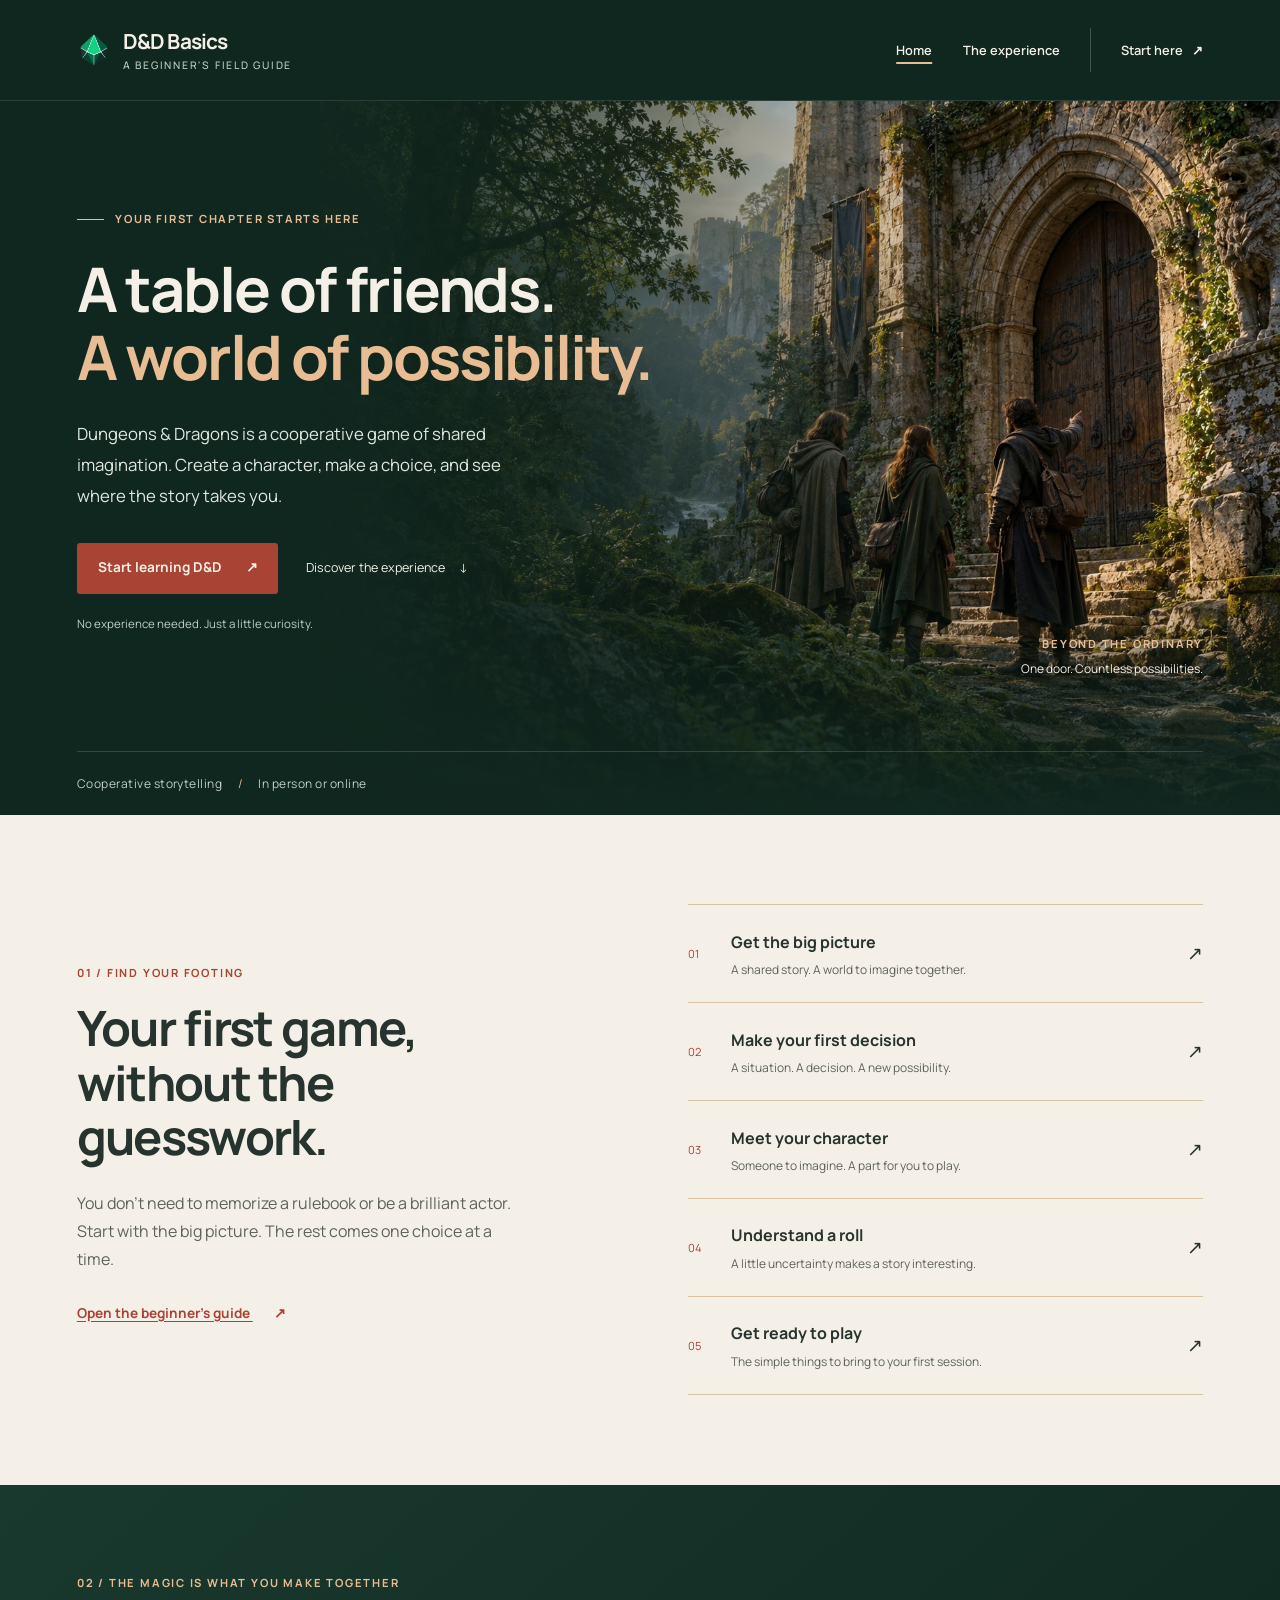
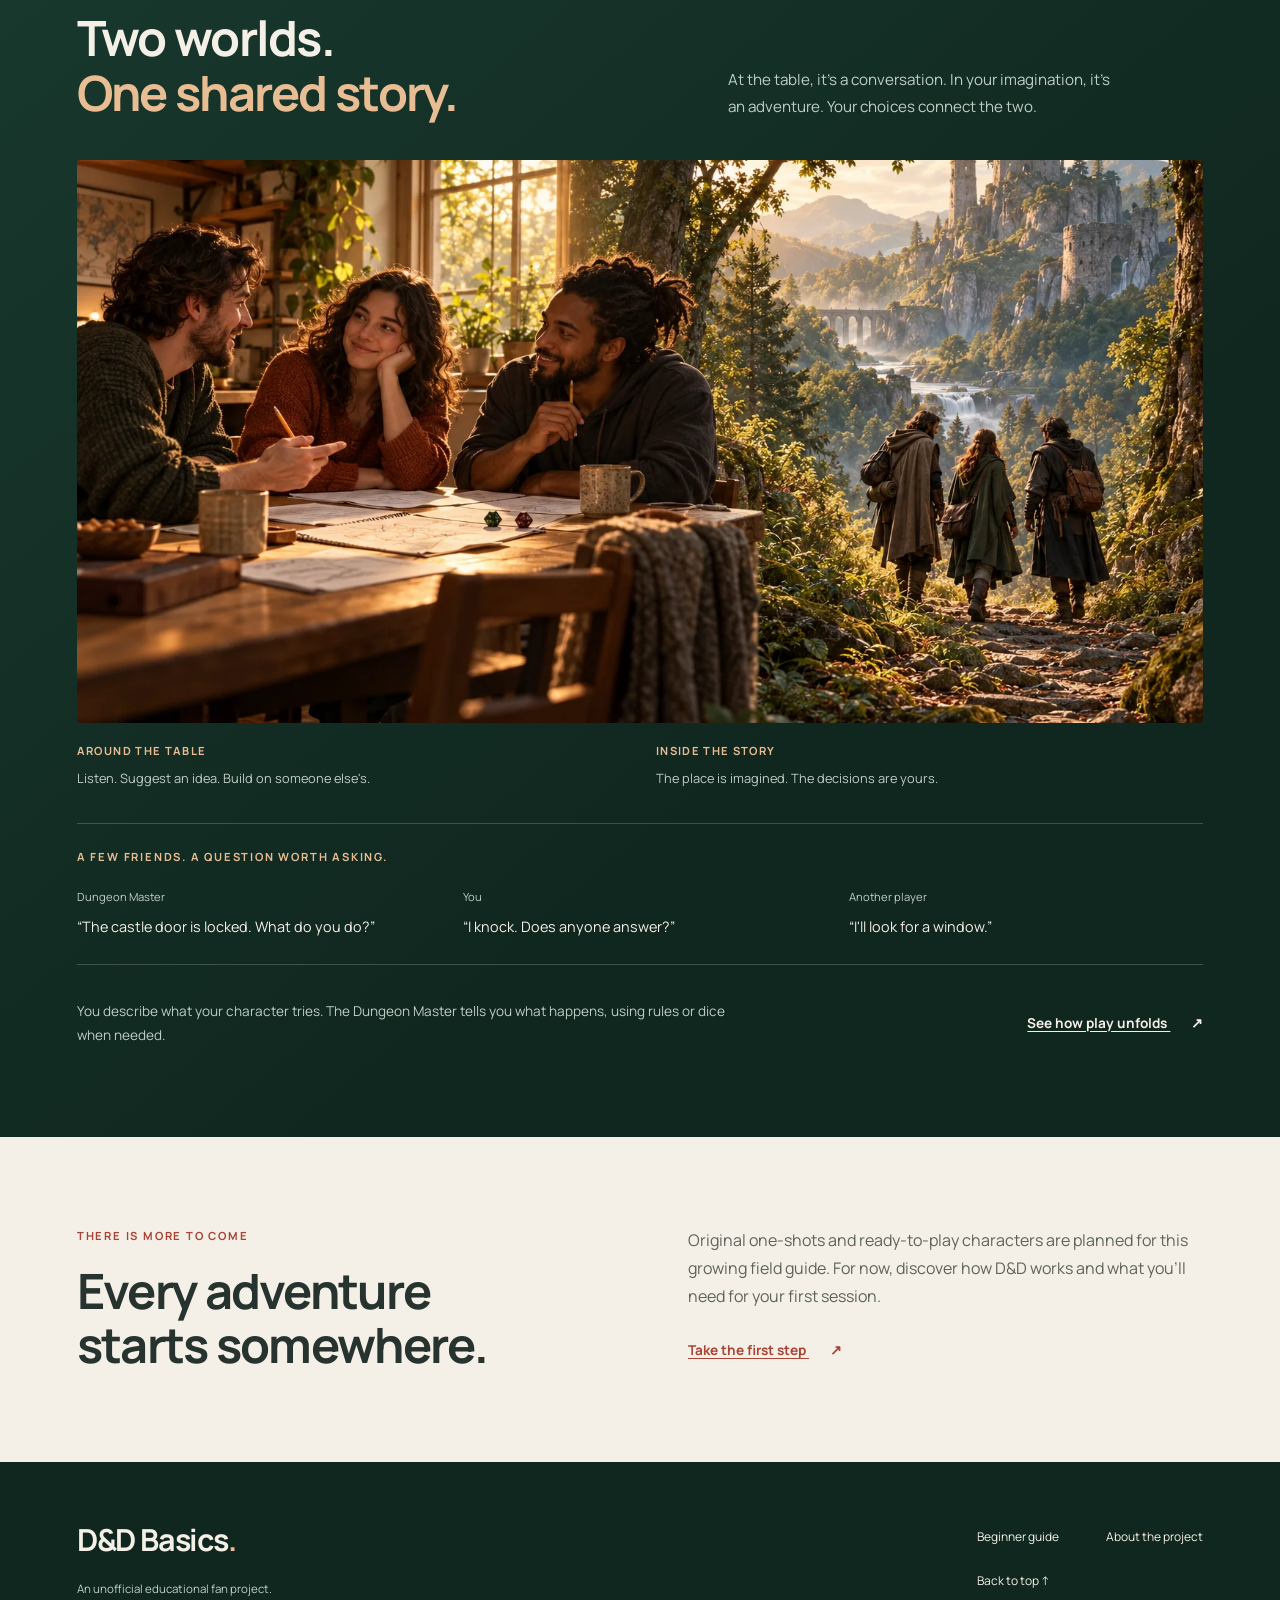
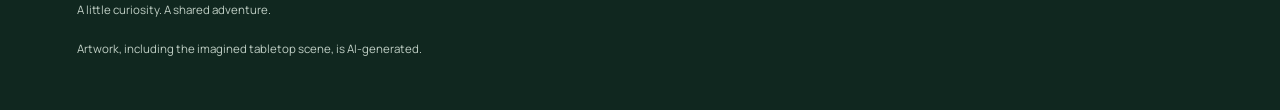
<file: index.html>
<!DOCTYPE html>
<html lang="en">
<head>
  <meta charset="utf-8">
  <meta name="viewport" content="width=device-width, initial-scale=1">
  <meta name="description" content="Your first chapter in Dungeons & Dragons. Discover shared storytelling, understand the basics, and get ready for your first session.">
  <title>D&D Basics — Your First Chapter</title>
  <link rel="preconnect" href="https://fonts.googleapis.com">
  <link rel="preconnect" href="https://fonts.gstatic.com" crossorigin>
  <link href="https://fonts.googleapis.com/css2?family=Manrope:wght@400;500;600;700&display=swap" rel="stylesheet">
  <link rel="stylesheet" href="style.css">
  <link rel="icon" type="image/x-icon" href="images/favicon.ico">
</head>
<body id="top">
  <a class="skip-link" href="#main-content">Skip to content</a>
  <header class="site-header dark-surface">
    <div class="page-width header-inner">
      <a class="site-name" href="index.html">
        <img src="images/favicon.png" alt="" class="site-logo" width="32" height="32">
        <span>D&D Basics<span class="brand-note">A beginner's field guide</span></span>
      </a>
      <nav class="main-nav" aria-label="Main navigation">
        <a href="index.html" aria-current="page">Home</a>
        <a href="index.html#story">The experience</a>
        <a class="nav-start" href="start-here.html">Start here <span aria-hidden="true">↗</span></a>
      </nav>
    </div>
  </header>

  <main id="main-content" tabindex="-1">
    <section class="hero dark-surface" aria-labelledby="hero-heading">
      <div class="hero-art" aria-hidden="true">
        <img src="images/forest-gateway.jpg" width="1536" height="1024" alt="" fetchpriority="high">
      </div>
      <div class="page-width hero-inner">
        <div class="hero-copy">
          <p class="eyebrow"><span class="small-rule" aria-hidden="true"></span> Your first chapter starts here</p>
          <h1 id="hero-heading">A table of friends.<br><em>A world of possibility.</em></h1>
          <p class="hero-description">Dungeons & Dragons is a cooperative game of shared imagination. Create a character, make a choice, and see where the story takes you.</p>
          <div class="hero-actions">
            <a class="button" href="start-here.html">Start learning D&D <span aria-hidden="true">↗</span></a>
            <a class="quiet-link" href="#story">Discover the experience <span aria-hidden="true">↓</span></a>
          </div>
          <p class="hero-reassurance">No experience needed. Just a little curiosity.</p>
        </div>
        <p class="hero-scene-note"><span class="eyebrow">Beyond the ordinary</span>One door. Countless possibilities.</p>
      </div>
      <div class="page-width hero-bottom"><span>Cooperative storytelling <span aria-hidden="true">/</span> In person or online</span></div>
    </section>

    <section id="begin" class="section-space page-width guide-feature" aria-labelledby="guide-feature-heading">
      <div class="feature-intro">
        <p class="eyebrow">01 / Find your footing</p>
        <h2 id="guide-feature-heading">Your first game,<br>without the guesswork.</h2>
        <p>You don't need to memorize a rulebook or be a brilliant actor. Start with the big picture. The rest comes one choice at a time.</p>
        <a class="text-link" href="start-here.html">Open the beginner's guide <span aria-hidden="true">↗</span></a>
      </div>
      <ol class="chapter-list">
        <li>
          <a href="start-here.html#introduction">
            <span class="chapter-number" aria-hidden="true">01</span>
            <span><strong>Get the big picture</strong><span>A shared story. A world to imagine together.</span></span>
            <span class="chapter-arrow" aria-hidden="true">↗</span>
          </a>
        </li>
        <li>
          <a href="start-here.html#how-it-works">
            <span class="chapter-number" aria-hidden="true">02</span>
            <span><strong>Make your first decision</strong><span>A situation. A decision. A new possibility.</span></span>
            <span class="chapter-arrow" aria-hidden="true">↗</span>
          </a>
        </li>
        <li>
          <a href="start-here.html#characters">
            <span class="chapter-number" aria-hidden="true">03</span>
            <span><strong>Meet your character</strong><span>Someone to imagine. A part for you to play.</span></span>
            <span class="chapter-arrow" aria-hidden="true">↗</span>
          </a>
        </li>
        <li>
          <a href="start-here.html#dice">
            <span class="chapter-number" aria-hidden="true">04</span>
            <span><strong>Understand a roll</strong><span>A little uncertainty makes a story interesting.</span></span>
            <span class="chapter-arrow" aria-hidden="true">↗</span>
          </a>
        </li>
        <li>
          <a href="start-here.html#getting-started">
            <span class="chapter-number" aria-hidden="true">05</span>
            <span><strong>Get ready to play</strong><span>The simple things to bring to your first session.</span></span>
            <span class="chapter-arrow" aria-hidden="true">↗</span>
          </a>
        </li>
      </ol>
    </section>

    <section id="story" class="story-section dark-surface section-space" aria-labelledby="story-heading">
      <div class="page-width">
        <div class="section-heading">
          <div><p class="eyebrow">02 / The magic is what you make together</p><h2 id="story-heading">Two worlds.<br><em>One shared story.</em></h2></div>
          <p>At the table, it's a conversation. In your imagination, it's an adventure. Your choices connect the two.</p>
        </div>
        <figure class="story-bridge">
          <img src="images/table-to-story.webp" srcset="images/table-to-story-small.webp 768w, images/table-to-story.webp 1536w" sizes="(max-width: 1363px) 88vw, 1200px" width="1536" height="1024" loading="lazy" alt="An imagined scene connects three friends talking over paper and dice at a kitchen table with three adventurers walking toward a distant castle.">
          <figcaption><span><strong>Around the table</strong>Listen. Suggest an idea. Build on someone else's.</span><span><strong>Inside the story</strong>The place is imagined. The decisions are yours.</span></figcaption>
        </figure>
        <div class="story-conversation">
          <p class="eyebrow">A few friends. A question worth asking.</p>
          <dl>
            <div><dt>Dungeon Master</dt><dd>“The castle door is locked. What do you do?”</dd></div>
            <div><dt>You</dt><dd>“I knock. Does anyone answer?”</dd></div>
            <div><dt>Another player</dt><dd>“I'll look for a window.”</dd></div>
          </dl>
        </div>
        <div class="story-followup"><p>You describe what your character tries. The Dungeon Master tells you what happens, using rules or dice when needed.</p><a class="light-link" href="start-here.html#how-it-works">See how play unfolds <span aria-hidden="true">↗</span></a></div>
      </div>
    </section>

    <section class="section-space page-width next-chapter" aria-labelledby="next-heading">
      <div><p class="eyebrow">There is more to come</p><h2 id="next-heading">Every adventure<br>starts somewhere.</h2></div>
      <div><p>Original one-shots and ready-to-play characters are planned for this growing field guide. For now, discover how D&D works and what you'll need for your first session.</p><a class="text-link" href="start-here.html#getting-started">Take the first step <span aria-hidden="true">↗</span></a></div>
    </section>
  </main>

  <footer class="site-footer dark-surface">
    <div class="page-width footer-inner">
      <div>
        <a class="footer-brand" href="index.html">D&D Basics<span aria-hidden="true">.</span></a>
        <p>An unofficial educational fan project.<br>A little curiosity. A shared adventure.</p>
        <p>Artwork, including the imagined tabletop scene, is AI-generated.</p>
      </div>
      <nav aria-label="Footer navigation"><a href="start-here.html">Beginner guide</a><a href="start-here.html#about">About the project</a><a href="#top">Back to top ↑</a></nav>
    </div>
  </footer>
</body>
</html>
</file>
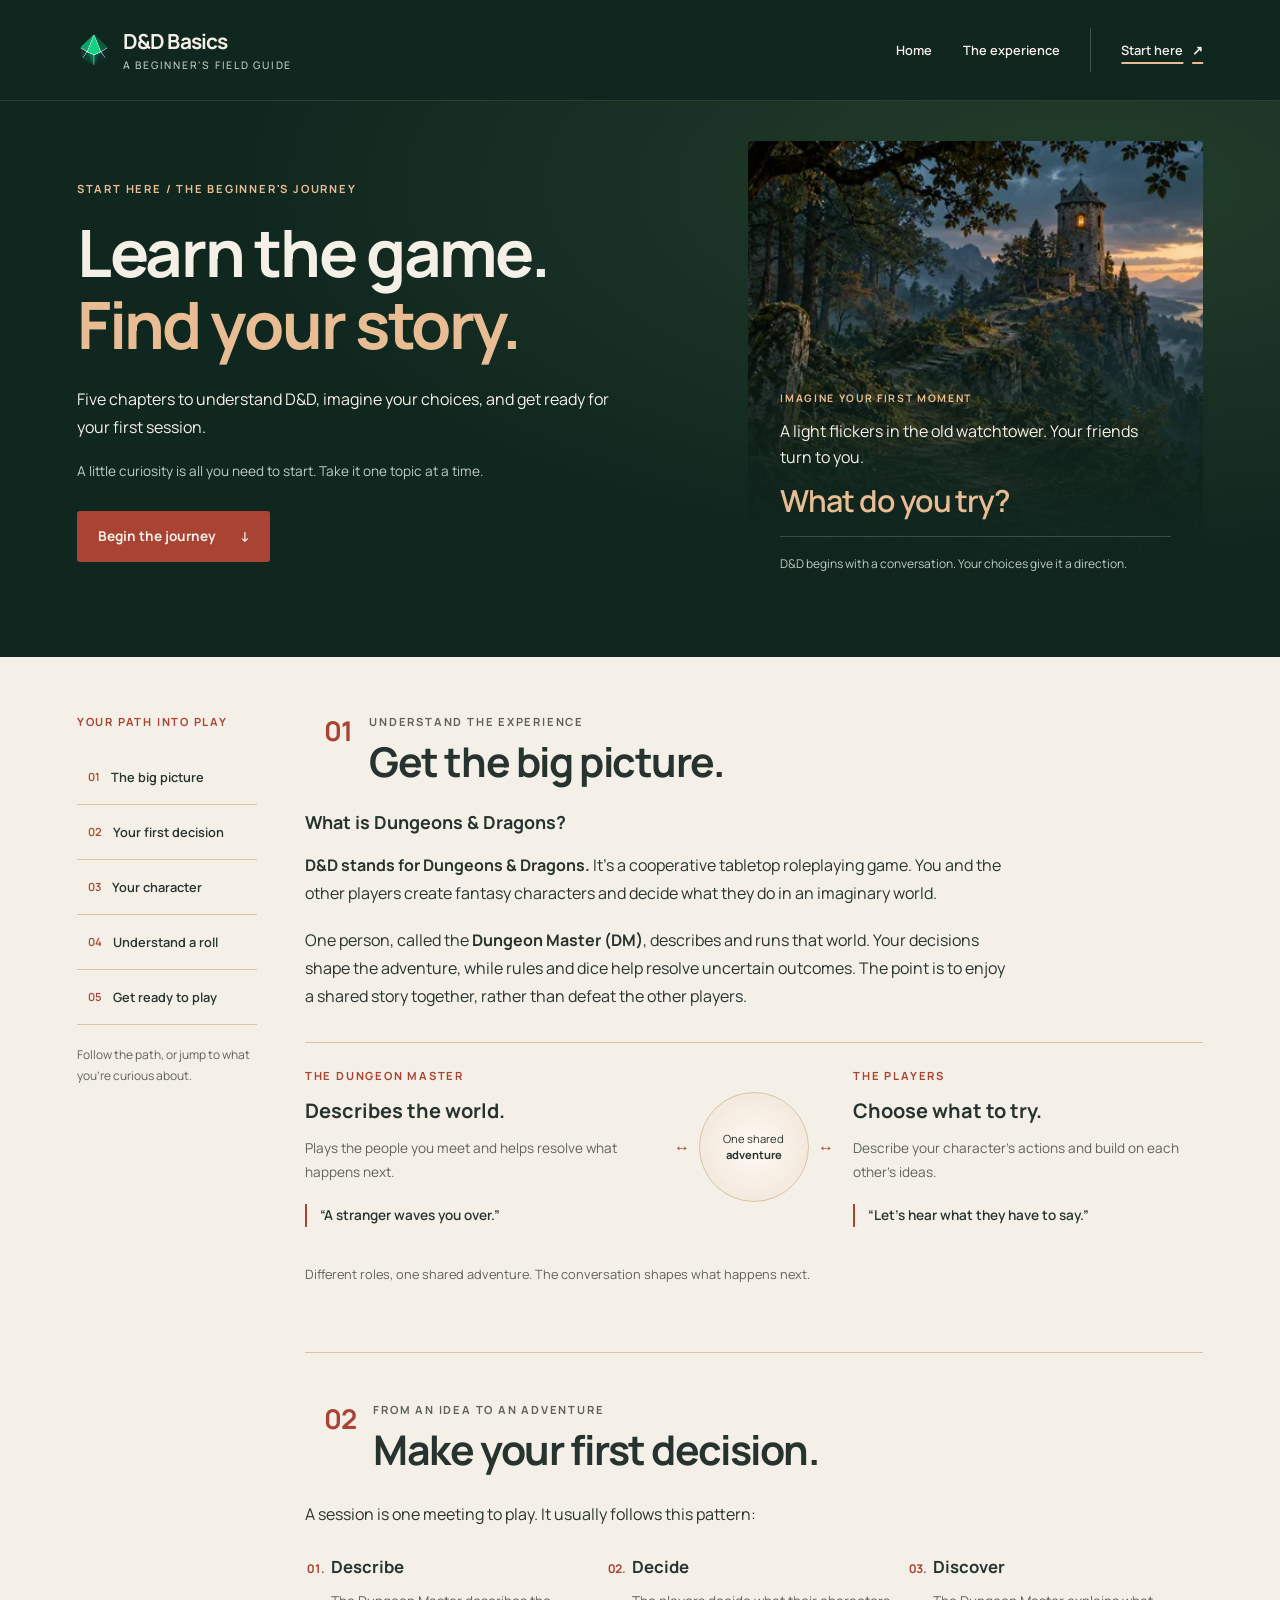
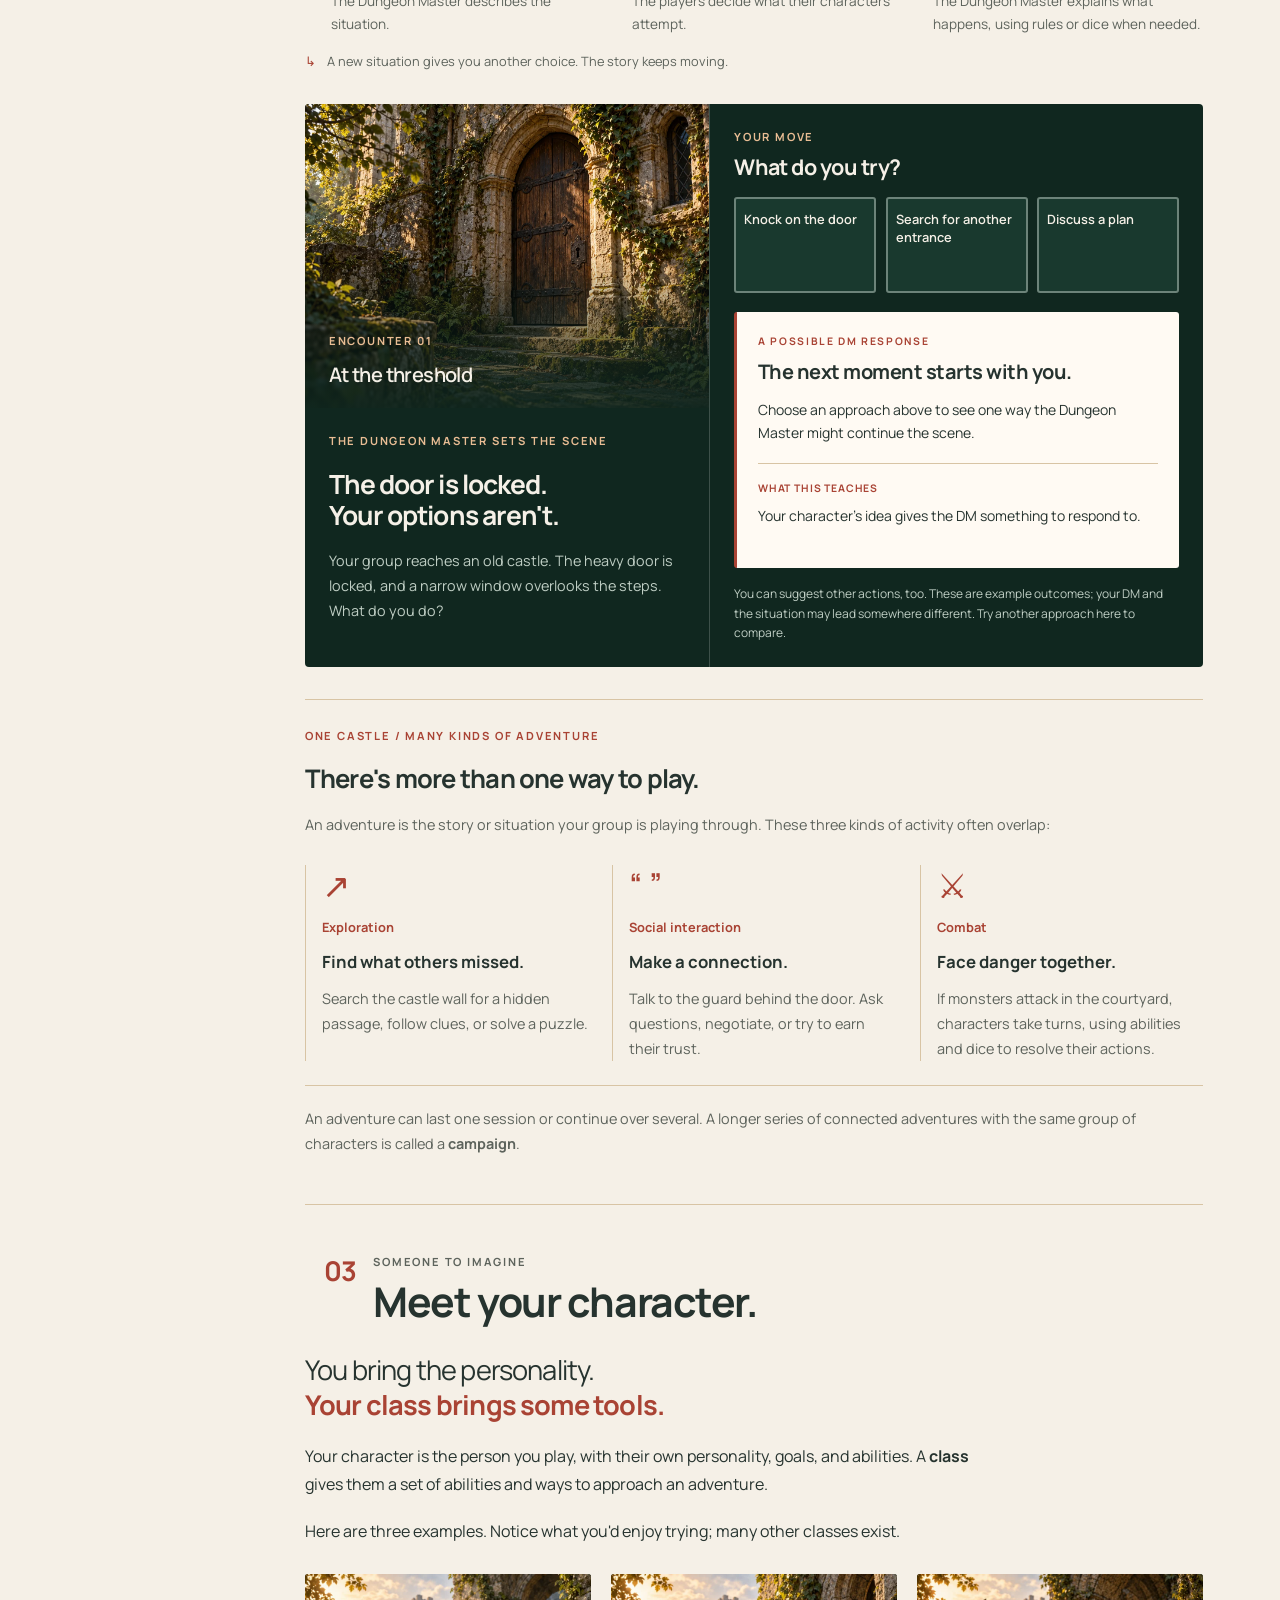
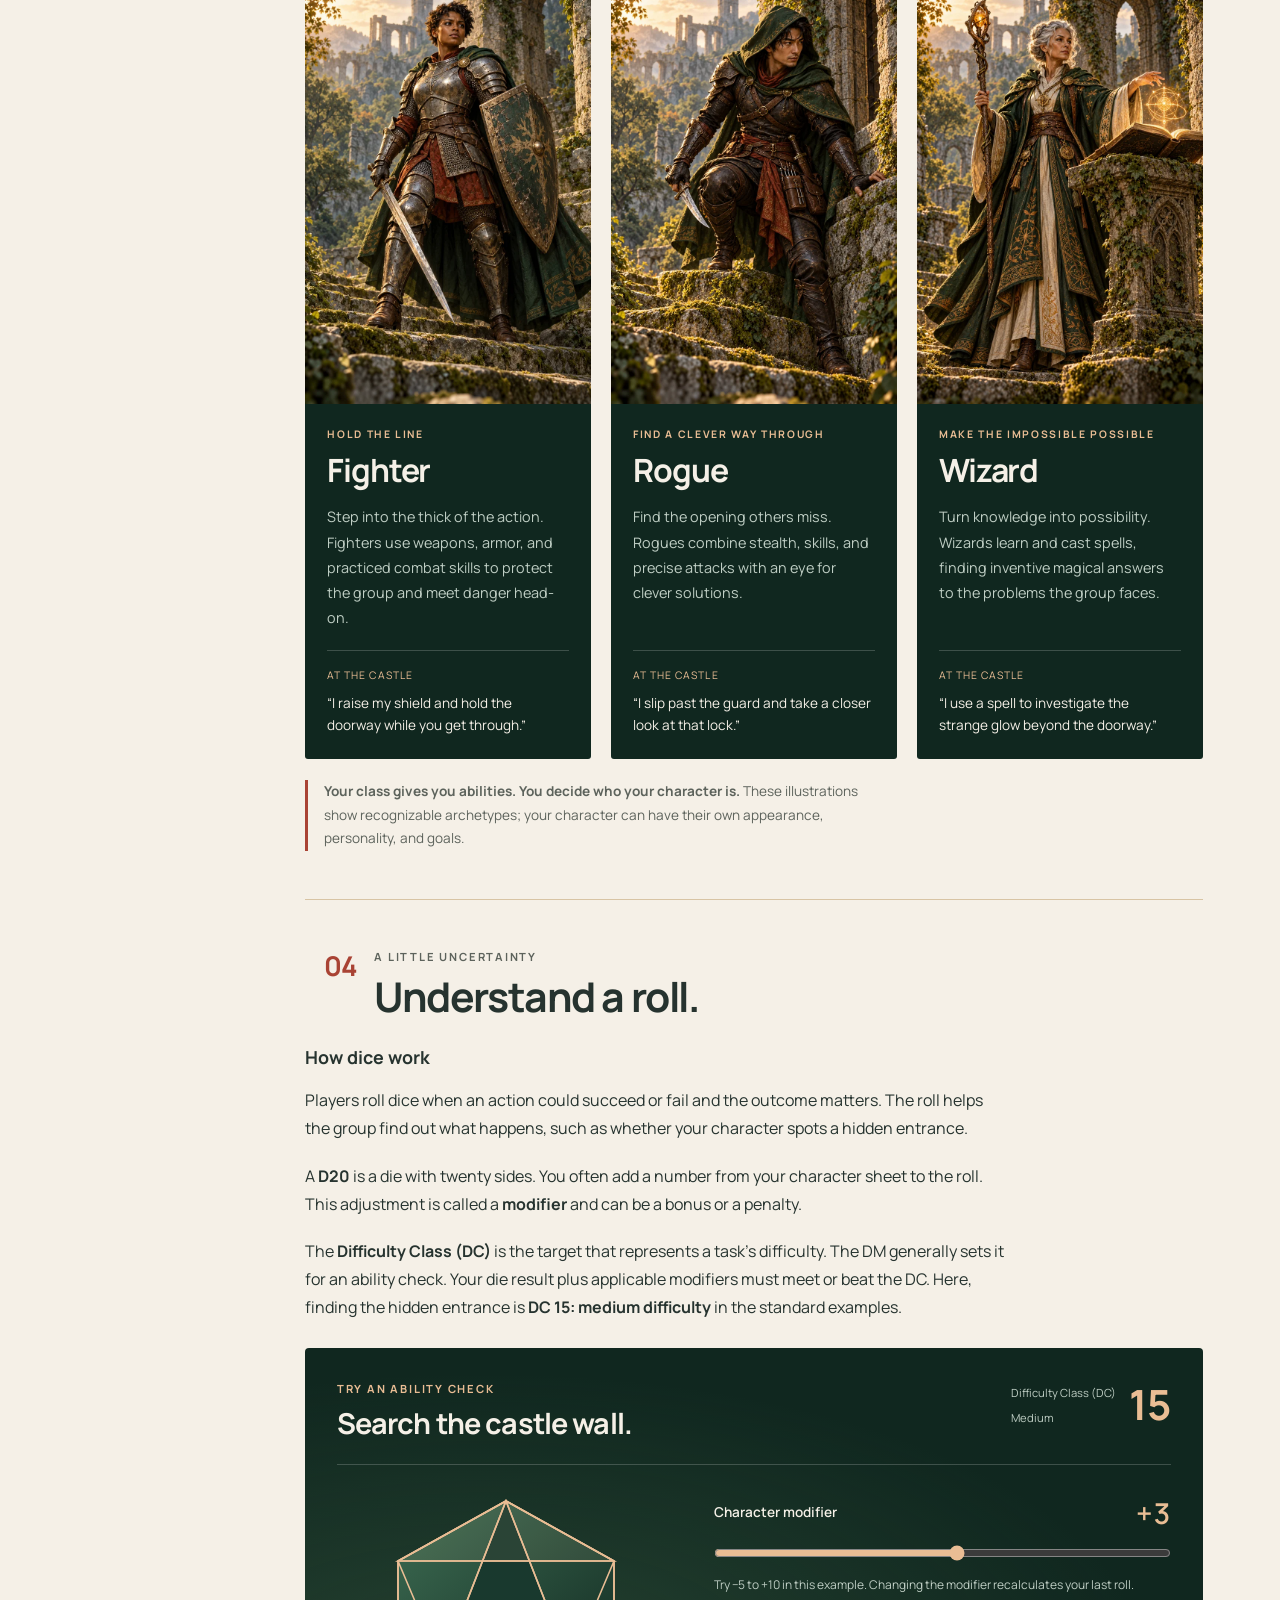
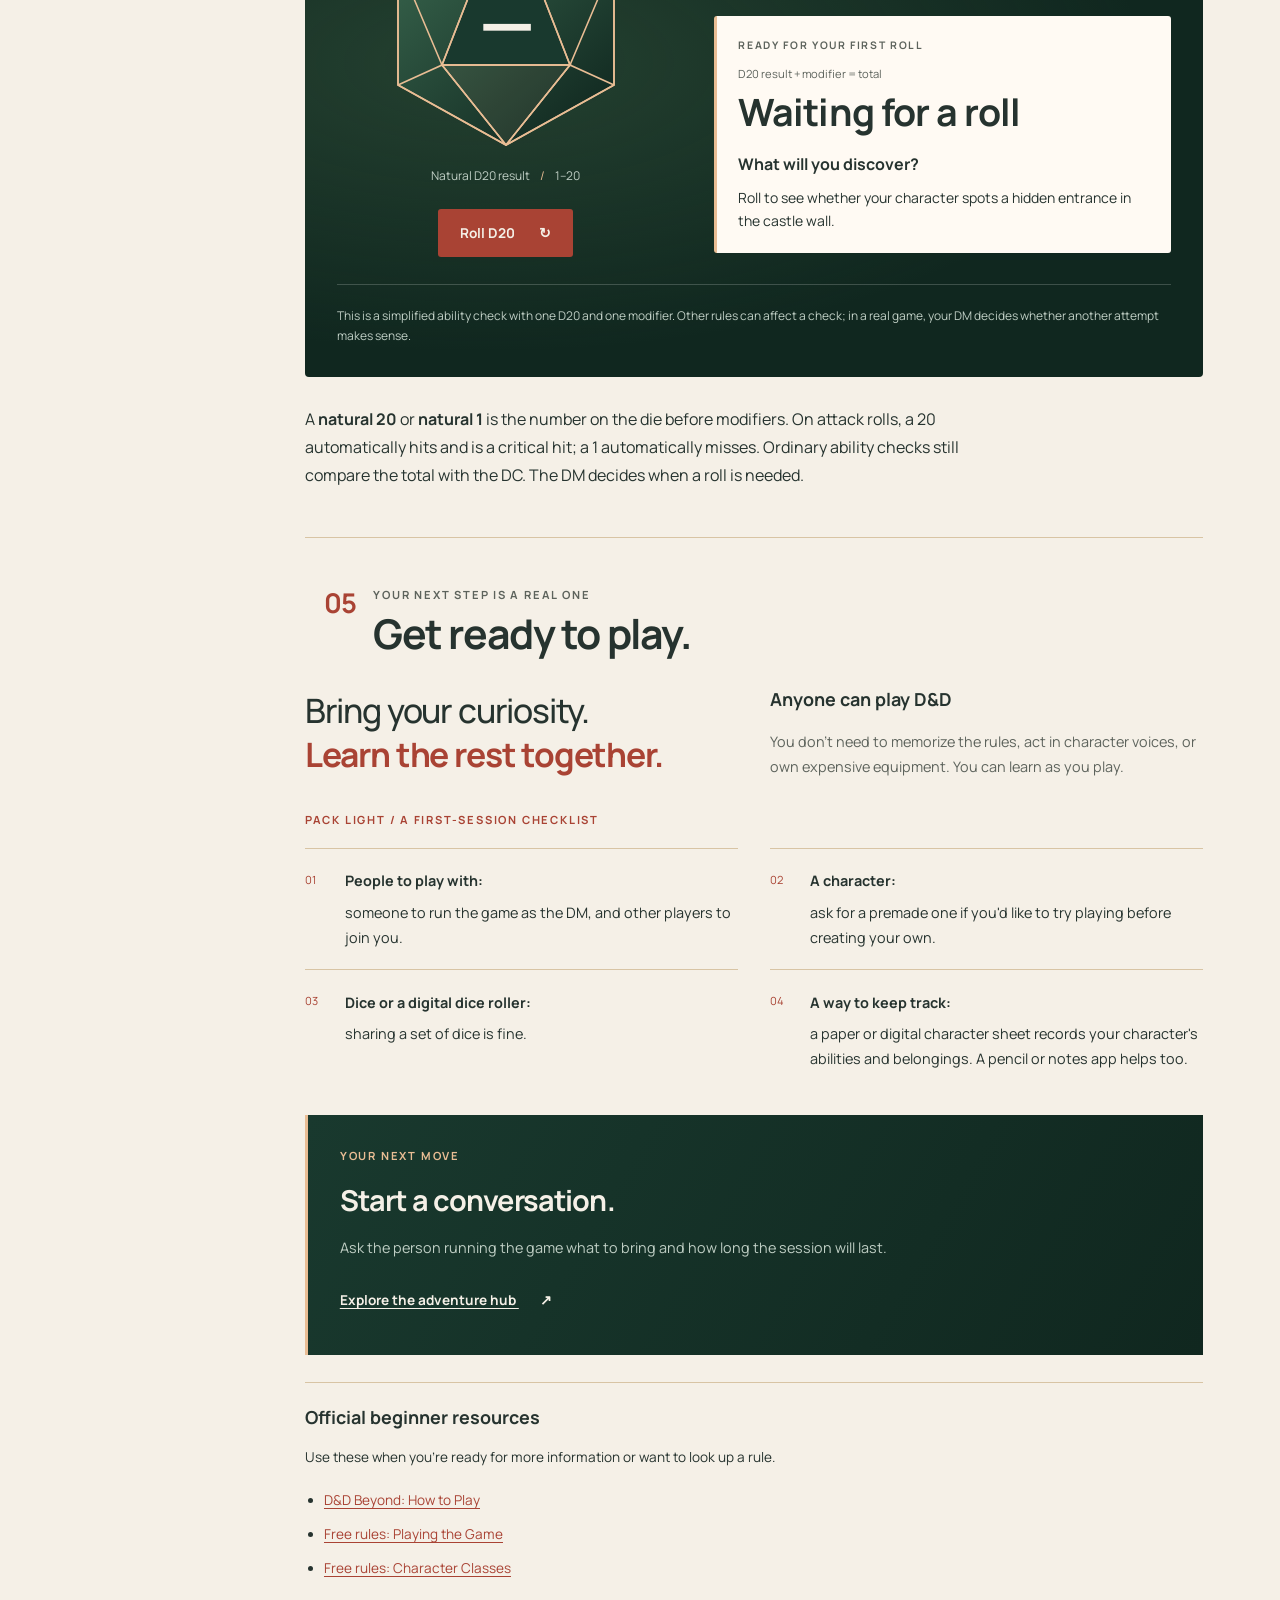
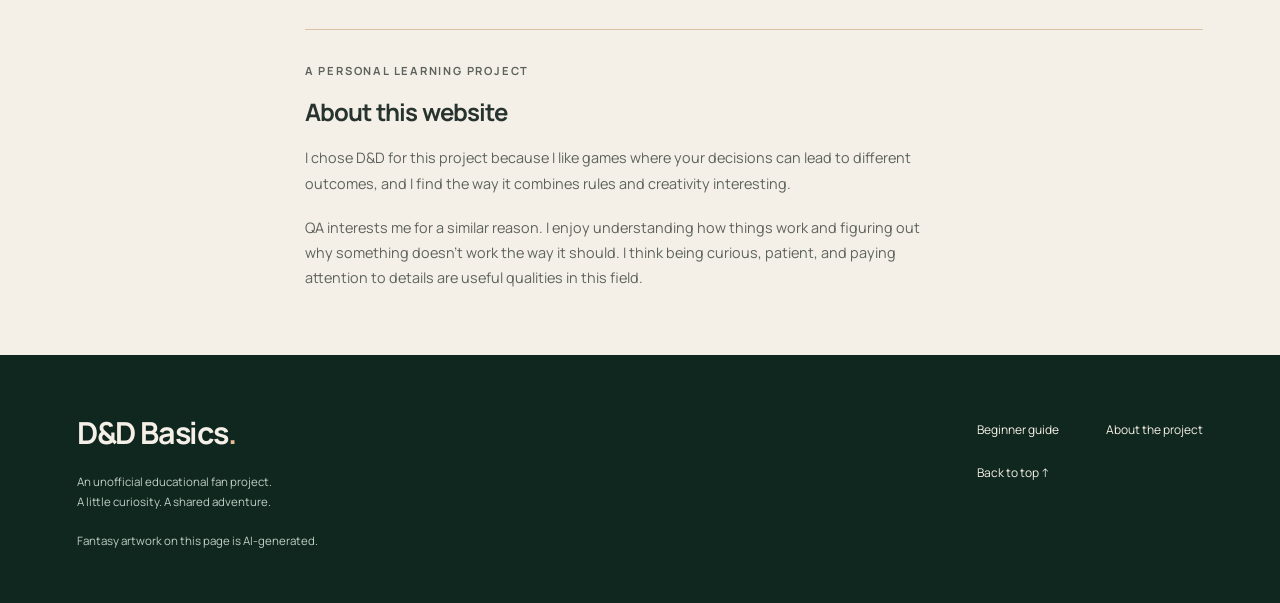
<file: start-here.html>
<!DOCTYPE html>
<html lang="en">
<head>
  <meta charset="utf-8">
  <meta name="viewport" content="width=device-width, initial-scale=1">
  <meta name="description" content="Your first steps into Dungeons & Dragons: five welcoming chapters about shared stories, decisions, characters, dice, and getting ready to play.">
  <title>Start Here — D&D Basics</title>
  <link rel="preconnect" href="https://fonts.googleapis.com">
  <link rel="preconnect" href="https://fonts.gstatic.com" crossorigin>
  <link href="https://fonts.googleapis.com/css2?family=Manrope:wght@400;500;600;700&display=swap" rel="stylesheet">
  <link rel="stylesheet" href="style.css">
  <script src="start-here.js" defer></script>
  <link rel="icon" type="image/x-icon" href="images/favicon.ico">
</head>
<body id="top" class="onboarding-page">
  <a class="skip-link" href="#main-content">Skip to content</a>
  <header class="site-header dark-surface">
    <div class="page-width header-inner">
      <a class="site-name" href="index.html">
        <img src="images/favicon.png" alt="" class="site-logo" width="32" height="32">
        <span>D&D Basics<span class="brand-note">A beginner's field guide</span></span>
      </a>
      <nav class="main-nav" aria-label="Main navigation">
        <a href="index.html">Home</a>
        <a href="index.html#story">The experience</a>
        <a class="nav-start" href="start-here.html" aria-current="page">Start here <span aria-hidden="true">↗</span></a>
      </nav>
    </div>
  </header>

  <main id="main-content" tabindex="-1">
    <section class="journey-opening dark-surface" aria-labelledby="journey-heading">
      <div class="page-width journey-opening-inner">
        <div>
          <p class="eyebrow">Start here / The beginner's journey</p>
          <h1 id="journey-heading">Learn the game.<br><span>Find your story.</span></h1>
          <p class="journey-deck">Five chapters to understand D&D, imagine your choices, and get ready for your first session.</p>
          <p class="journey-reassurance">A little curiosity is all you need to start. Take it one topic at a time.</p>
          <div class="journey-opening-actions">
            <a class="button" href="#introduction">Begin the journey <span aria-hidden="true">↓</span></a>
          </div>
        </div>
        <figure class="opening-scene">
          <img src="images/first-choice.webp" srcset="images/first-choice-small.webp 600w, images/first-choice.webp 1200w" sizes="(max-width: 700px) 88vw, (max-width: 1363px) 38vw, 487px" width="1200" height="800" fetchpriority="high" alt="A winding forest path leads toward an old watchtower, where a single warm light glows at dusk.">
          <figcaption>
            <p class="eyebrow">Imagine your first moment</p>
            <p class="opening-scene-story">A light flickers in the old watchtower. Your friends turn to you.</p>
            <p class="opening-scene-question">What do you try?</p>
            <p class="opening-scene-note">D&D begins with a conversation. Your choices give it a direction.</p>
          </figcaption>
        </figure>
      </div>
    </section>

    <div class="page-width journey-layout">
      <!-- These are ordinary chapter links, not locked steps or completion indicators. -->
      <nav id="journey-nav" class="journey-nav" aria-labelledby="journey-nav-heading">
        <p id="journey-nav-heading" class="eyebrow">Your path into play</p>
        <ol role="list">
          <li><a href="#introduction"><span class="nav-number" aria-hidden="true">01</span><span>The big picture<small class="nav-selected">Selected</small></span></a></li>
          <li><a href="#how-it-works"><span class="nav-number" aria-hidden="true">02</span><span>Your first decision<small class="nav-selected">Selected</small></span></a></li>
          <li><a href="#characters"><span class="nav-number" aria-hidden="true">03</span><span>Your character<small class="nav-selected">Selected</small></span></a></li>
          <li><a href="#dice"><span class="nav-number" aria-hidden="true">04</span><span>Understand a roll<small class="nav-selected">Selected</small></span></a></li>
          <li><a href="#getting-started"><span class="nav-number" aria-hidden="true">05</span><span>Get ready to play<small class="nav-selected">Selected</small></span></a></li>
        </ol>
        <p class="journey-nav-note">Follow the path, or jump to what you're curious about.</p>
      </nav>

      <div class="journey-chapters">
        <section id="introduction" class="lesson-chapter" aria-labelledby="intro-heading">
          <header class="chapter-heading">
            <span class="chapter-step" aria-hidden="true">01</span>
            <div><p class="eyebrow">Understand the experience</p><h2 id="intro-heading">Get the big picture.</h2></div>
          </header>
          <h3>What is Dungeons & Dragons?</h3>
          <p><strong>D&D stands for Dungeons & Dragons.</strong> It's a cooperative tabletop roleplaying game. You and the other players create fantasy characters and decide what they do in an imaginary world.</p>
          <p>One person, called the <strong>Dungeon Master (DM)</strong>, describes and runs that world. Your decisions shape the adventure, while rules and dice help resolve uncertain outcomes. The point is to enjoy a shared story together, rather than defeat the other players.</p>
          <figure class="role-diagram">
            <div class="role-node">
              <p class="eyebrow">The Dungeon Master</p>
              <h3>Describes the world.</h3>
              <p>Plays the people you meet and helps resolve what happens next.</p>
              <blockquote>“A stranger waves you over.”</blockquote>
            </div>
            <div class="shared-world" aria-hidden="true"><span>↔</span><p>One shared<br><strong>adventure</strong></p><span>↔</span></div>
            <div class="role-node">
              <p class="eyebrow">The players</p>
              <h3>Choose what to try.</h3>
              <p>Describe your character's actions and build on each other's ideas.</p>
              <blockquote>“Let's hear what they have to say.”</blockquote>
            </div>
            <figcaption>Different roles, one shared adventure. The conversation shapes what happens next.</figcaption>
          </figure>
        </section>

        <section id="how-it-works" class="lesson-chapter encounter-chapter" aria-labelledby="how-heading">
          <header class="chapter-heading">
            <span class="chapter-step" aria-hidden="true">02</span>
            <div><p class="eyebrow">From an idea to an adventure</p><h2 id="how-heading">Make your first decision.</h2></div>
          </header>
          <p>A session is one meeting to play. It usually follows this pattern:</p>
          <!-- A real ordered list keeps the gameplay sequence readable without its layout. -->
          <ol class="play-loop">
            <li><strong>Describe</strong><p>The Dungeon Master describes the situation.</p></li>
            <li><strong>Decide</strong><p>The players decide what their characters attempt.</p></li>
            <li><strong>Discover</strong><p>The Dungeon Master explains what happens, using rules or dice when needed.</p></li>
          </ol>
          <p class="loop-return"><span aria-hidden="true">↳</span> A new situation gives you another choice. The story keeps moving.</p>

          <div id="castle-encounter" class="encounter-stage dark-surface">
            <div class="encounter-setting">
              <div class="encounter-scene">
                <!-- Auto uses the lazy image's actual width in interactive and static layouts; explicit sizes support older browsers. -->
                <img src="images/castle-door.webp" srcset="images/castle-door-small.webp 768w, images/castle-door.webp 1536w" sizes="auto, (max-width: 1000px) 88vw, (max-width: 1363px) calc(88vw - 228px), 972px" width="1536" height="1024" loading="lazy" alt="A closed oak door with a keyhole beneath a weathered stone arch, with a narrow window beside it.">
                <p class="encounter-scene-caption"><span class="eyebrow">Encounter 01</span>At the threshold</p>
              </div>
              <div class="encounter-copy">
                <p class="eyebrow">The Dungeon Master sets the scene</p>
                <h3>The door is locked.<br>Your options aren't.</h3>
                <p>Your group reaches an old castle. The heavy door is locked, and a narrow window overlooks the steps. What do you do?</p>
                <p id="encounter-fallback" class="encounter-prompt">A knock might bring someone to the door. A search could reveal a clue. Your party can discuss a plan, too. The DM describes what happens next, using rules or dice when needed. You can suggest other actions as well.</p>
              </div>
            </div>

            <!-- Only reveal working controls after the script attaches their listeners. -->
            <div id="encounter-interactive" class="encounter-interactive" hidden>
              <p class="eyebrow">Your move</p>
              <h4 id="encounter-choice-heading">What do you try?</h4>
              <div class="encounter-choices" role="group" aria-labelledby="encounter-choice-heading">
                <button type="button" class="encounter-choice" data-choice="knock" aria-pressed="false" aria-controls="encounter-response"><span>Knock on the door</span><small aria-hidden="true">Selected</small></button>
                <button type="button" class="encounter-choice" data-choice="search" aria-pressed="false" aria-controls="encounter-response"><span>Search for another entrance</span><small aria-hidden="true">Selected</small></button>
                <button type="button" class="encounter-choice" data-choice="plan" aria-pressed="false" aria-controls="encounter-response"><span>Discuss a plan</span><small aria-hidden="true">Selected</small></button>
              </div>

              <!-- The whole short response is announced; focus stays on the chosen action. -->
              <div id="encounter-response" class="encounter-response" role="status" aria-live="polite" aria-atomic="true">
                <p class="eyebrow">A possible DM response</p>
                <h4 id="encounter-response-title">The next moment starts with you.</h4>
                <p id="encounter-response-story">Choose an approach above to see one way the Dungeon Master might continue the scene.</p>
                <p class="encounter-lesson"><strong>What this teaches</strong><span id="encounter-response-lesson">Your character's idea gives the DM something to respond to.</span></p>
              </div>
              <p class="encounter-freedom">You can suggest other actions, too. These are example outcomes; your DM and the situation may lead somewhere different. Try another approach here to compare.</p>
            </div>
          </div>

          <section id="adventures" class="adventure-approaches" aria-labelledby="adventures-heading">
            <p class="eyebrow">One castle / Many kinds of adventure</p>
            <h3 id="adventures-heading">There's more than one way to play.</h3>
            <p>An adventure is the story or situation your group is playing through. These three kinds of activity often overlap:</p>
            <div class="approach-list">
              <article><span class="activity-symbol" aria-hidden="true">↗</span><h4>Exploration</h4><p class="activity-example">Find what others missed.</p><p>Search the castle wall for a hidden passage, follow clues, or solve a puzzle.</p></article>
              <article><span class="activity-symbol" aria-hidden="true">“ ”</span><h4>Social interaction</h4><p class="activity-example">Make a connection.</p><p>Talk to the guard behind the door. Ask questions, negotiate, or try to earn their trust.</p></article>
              <article><span class="activity-symbol" aria-hidden="true">⚔︎</span><h4>Combat</h4><p class="activity-example">Face danger together.</p><p>If monsters attack in the courtyard, characters take turns, using abilities and dice to resolve their actions.</p></article>
            </div>
            <p class="campaign-note">An adventure can last one session or continue over several. A longer series of connected adventures with the same group of characters is called a <strong>campaign</strong>.</p>
          </section>
        </section>

        <section id="characters" class="lesson-chapter" aria-labelledby="characters-heading">
          <header class="chapter-heading">
            <span class="chapter-step" aria-hidden="true">03</span>
            <div><p class="eyebrow">Someone to imagine</p><h2 id="characters-heading">Meet your character.</h2></div>
          </header>
          <p class="character-premise">You bring the personality.<br><strong>Your class brings some tools.</strong></p>
          <p>Your character is the person you play, with their own personality, goals, and abilities. A <strong>class</strong> gives them a set of abilities and ways to approach an adventure.</p>
          <p>Here are three examples. Notice what you'd enjoy trying; many other classes exist.</p>
          <!-- Illustrated archetypes teach the classes; these are not selection controls or downloads. -->
          <div class="class-lineup" role="group" aria-label="Three example classes">
            <article class="class-profile">
              <img src="images/class-fighter.webp" width="768" height="1152" loading="lazy" alt="An armored fighter plants her feet on castle steps, holding a drawn longsword and a large shield.">
              <div class="class-copy">
                <p class="eyebrow">Hold the line</p><h3>Fighter</h3>
                <p>Step into the thick of the action. Fighters use weapons, armor, and practiced combat skills to protect the group and meet danger head-on.</p>
                <blockquote><span>At the castle</span>“I raise my shield and hold the doorway while you get through.”</blockquote>
              </div>
            </article>
            <article class="class-profile">
              <img src="images/class-rogue.webp" width="768" height="1152" loading="lazy" alt="A hooded rogue crouches beside a castle window, carrying a dagger and a leather case of lockpicks.">
              <div class="class-copy">
                <p class="eyebrow">Find a clever way through</p><h3>Rogue</h3>
                <p>Find the opening others miss. Rogues combine stealth, skills, and precise attacks with an eye for clever solutions.</p>
                <blockquote><span>At the castle</span>“I slip past the guard and take a closer look at that lock.”</blockquote>
              </div>
            </article>
            <article class="class-profile">
              <img src="images/class-wizard.webp" width="768" height="1152" loading="lazy" alt="A robed wizard holds a crystal-tipped staff and shapes a glowing spell above an open spellbook.">
              <div class="class-copy">
                <p class="eyebrow">Make the impossible possible</p><h3>Wizard</h3>
                <p>Turn knowledge into possibility. Wizards learn and cast spells, finding inventive magical answers to the problems the group faces.</p>
                <blockquote><span>At the castle</span>“I use a spell to investigate the strange glow beyond the doorway.”</blockquote>
              </div>
            </article>
          </div>
          <p class="class-note"><strong>Your class gives you abilities. You decide who your character is.</strong> These illustrations show recognizable archetypes; your character can have their own appearance, personality, and goals.</p>
        </section>

        <section id="dice" class="lesson-chapter" aria-labelledby="dice-heading">
          <header class="chapter-heading">
            <span class="chapter-step" aria-hidden="true">04</span>
            <div><p class="eyebrow">A little uncertainty</p><h2 id="dice-heading">Understand a roll.</h2></div>
          </header>
          <h3>How dice work</h3>
          <p>Players roll dice when an action could succeed or fail and the outcome matters. The roll helps the group find out what happens, such as whether your character spots a hidden entrance.</p>
          <p>A <strong>D20</strong> is a die with twenty sides. You often add a number from your character sheet to the roll. This adjustment is called a <strong>modifier</strong> and can be a bonus or a penalty.</p>
          <p>The <strong>Difficulty Class (DC)</strong> is the target that represents a task's difficulty. The DM generally sets it for an ability check. Your die result plus applicable modifiers must meet or beat the DC. Here, finding the hidden entrance is <strong>DC 15: medium difficulty</strong> in the standard examples.</p>
          <!-- This worked example remains available if the script cannot load. -->
          <figure id="dice-fallback" class="check-example dark-surface">
            <div class="check-context"><p class="eyebrow">An ability check / Back at the castle</p><p>Can you spot a hidden entrance in the castle wall?</p></div>
            <div class="roll-equation" aria-hidden="true">
              <div><span class="roll-label">On the D20</span><div class="die-result"><svg viewBox="0 0 120 130" fill="none" focusable="false"><path d="M60 4 114 34v62l-54 30L6 96V34Z"/><path d="m60 4 32 82H28L60 4ZM6 34l22 52L6 96m108-62L92 86l22 10M28 86l32 40 32-40M6 34h108"/></svg><strong>12</strong></div><span>The die result</span></div>
              <span class="math-sign">+</span>
              <div><span class="roll-label">Modifier</span><strong>3</strong><span>The bonus</span></div>
              <span class="math-sign">=</span>
              <div class="roll-total"><span class="roll-label">Total</span><strong>15</strong><span>The final result</span></div>
            </div>
            <figcaption class="roll-example">
              <strong>12</strong> on the die + <strong>3</strong> bonus = <strong>15</strong> total
              <div class="target-result"><span>DC <strong>15</strong></span><p><strong>You find the entrance.</strong><br>The total meets the DC.</p><span class="outcome-mark" aria-hidden="true">✓</span></div>
            </figcaption>
          </figure>

          <section id="dice-explorer" class="dice-explorer dark-surface" aria-labelledby="dice-explorer-heading" hidden>
            <header class="dice-explorer-header">
              <div><p class="eyebrow">Try an ability check</p><h3 id="dice-explorer-heading">Search the castle wall.</h3></div>
              <p class="dice-target"><span>Difficulty Class (DC)</span><strong>15</strong><span>Medium</span></p>
            </header>
            <div class="dice-workbench">
              <div class="dice-controls">
                <figure class="digital-die">
                  <!-- The live result below supplies the accessible calculation and outcome. -->
                  <div id="digital-die-face" class="digital-die-face" aria-hidden="true">
                    <svg id="digital-die-art" viewBox="0 0 120 130" fill="none" focusable="false">
                      <defs><linearGradient id="d20-shading" x1="10" y1="10" x2="105" y2="120" gradientUnits="userSpaceOnUse"><stop stop-color="#3b6950"/><stop offset="1" stop-color="#10271f"/></linearGradient></defs>
                      <path d="M60 4 114 34v62l-54 30L6 96V34Z" fill="url(#d20-shading)"/>
                      <path d="m60 4 32 82H28Z" fill="#19392e"/>
                      <path d="M6 34h108L60 4Zm22 52 32 40 32-40Z" fill="#e9bd9414"/>
                      <path d="M60 4 114 34v62l-54 30L6 96V34Z M60 4 92 86H28L60 4ZM6 34l22 52L6 96m108-62L92 86l22 10M28 86l32 40 32-40M6 34h108"/>
                    </svg>
                    <strong id="digital-die-value">—</strong>
                  </div>
                  <figcaption>Natural D20 result <span aria-hidden="true">/</span> 1–20</figcaption>
                </figure>
                <button id="roll-d20" class="button dice-roll" type="button" aria-controls="dice-feedback">Roll D20 <span aria-hidden="true">↻</span></button>
              </div>
              <div class="dice-details">
                <div class="modifier-control">
                  <label for="dice-modifier">Character modifier <span id="dice-modifier-value" aria-hidden="true">+3</span></label>
                  <input id="dice-modifier" type="range" min="-5" max="10" step="1" value="3" aria-valuetext="plus 3" aria-describedby="dice-modifier-help">
                  <p id="dice-modifier-help">Try −5 to +10 in this example. Changing the modifier recalculates your last roll.</p>
                </div>
                <div id="dice-feedback" class="dice-feedback" role="status" aria-live="polite" aria-atomic="true">
                  <p id="dice-roll-label" class="eyebrow">Ready for your first roll</p>
                  <p class="dice-calculation-key">D20 result + modifier = total</p>
                  <p id="dice-calculation" class="dice-calculation">Waiting for a roll</p>
                  <h4 id="dice-outcome-title">What will you discover?</h4>
                  <p id="dice-outcome-story">Roll to see whether your character spots a hidden entrance in the castle wall.</p>
                  <p id="dice-natural-note" class="dice-natural-note" hidden></p>
                </div>
              </div>
            </div>
            <p class="dice-scope-note">This is a simplified ability check with one D20 and one modifier. Other rules can affect a check; in a real game, your DM decides whether another attempt makes sense.</p>
          </section>
          <p>A <strong>natural 20</strong> or <strong>natural 1</strong> is the number on the die before modifiers. On attack rolls, a 20 automatically hits and is a critical hit; a 1 automatically misses. Ordinary ability checks still compare the total with the DC. The DM decides when a roll is needed.</p>
        </section>

        <section id="getting-started" class="lesson-chapter" aria-labelledby="starting-heading">
          <header class="chapter-heading">
            <span class="chapter-step" aria-hidden="true">05</span>
            <div><p class="eyebrow">Your next step is a real one</p><h2 id="starting-heading">Get ready to play.</h2></div>
          </header>
          <div class="ready-intro">
            <p class="ready-statement">Bring your curiosity.<br><strong>Learn the rest together.</strong></p>
            <div><h3>Anyone can play D&D</h3><p>You don't need to memorize the rules, act in character voices, or own expensive equipment. You can learn as you play.</p></div>
          </div>
          <p class="eyebrow preparation-heading">Pack light / A first-session checklist</p>
          <ul class="session-checklist" role="list">
            <li><strong>People to play with:</strong> someone to run the game as the DM, and other players to join you.</li>
            <li><strong>A character:</strong> ask for a premade one if you'd like to try playing before creating your own.</li>
            <li><strong>Dice or a digital dice roller:</strong> sharing a set of dice is fine.</li>
            <li><strong>A way to keep track:</strong> a paper or digital character sheet records your character's abilities and belongings. A pencil or notes app helps too.</li>
          </ul>
          <div class="ready-next dark-surface"><p class="eyebrow">Your next move</p><h3>Start a conversation.</h3><p>Ask the person running the game what to bring and how long the session will last.</p><a class="light-link" href="index.html">Explore the adventure hub <span aria-hidden="true">↗</span></a></div>
          <aside class="beginner-resources" aria-labelledby="resources-heading">
            <h3 id="resources-heading">Official beginner resources</h3>
            <p>Use these when you're ready for more information or want to look up a rule.</p>
            <ul>
              <li><a href="https://www.dndbeyond.com/en/how-to-play-dnd">D&D Beyond: How to Play</a></li>
              <li><a href="https://www.dndbeyond.com/sources/dnd/br-2024/playing-the-game">Free rules: Playing the Game</a></li>
              <li><a href="https://www.dndbeyond.com/sources/dnd/br-2024/character-classes">Free rules: Character Classes</a></li>
            </ul>
          </aside>
        </section>

        <section id="about" class="about-guide" aria-labelledby="about-heading">
          <p class="eyebrow">A personal learning project</p>
          <h2 id="about-heading">About this website</h2>
          <p>I chose D&D for this project because I like games where your decisions can lead to different outcomes, and I find the way it combines rules and creativity interesting.</p>
          <p>QA interests me for a similar reason. I enjoy understanding how things work and figuring out why something doesn't work the way it should. I think being curious, patient, and paying attention to details are useful qualities in this field.</p>
        </section>
      </div>
    </div>
  </main>

  <footer class="site-footer dark-surface">
    <div class="page-width footer-inner">
      <div>
        <a class="footer-brand" href="index.html">D&D Basics<span aria-hidden="true">.</span></a>
        <p>An unofficial educational fan project.<br>A little curiosity. A shared adventure.</p>
        <p>Fantasy artwork on this page is AI-generated.</p>
      </div>
      <nav aria-label="Footer navigation"><a href="start-here.html">Beginner guide</a><a href="start-here.html#about">About the project</a><a href="#top">Back to top ↑</a></nav>
    </div>
  </footer>
</body>
</html>
</file>
<file: style.css>
/* Shared palette: the original cream, green, and rust anchor both pages. */
:root {
  --color-background: #f5f0e7;
  --color-text: #26332f;
  --color-accent: #a94334;
  --color-muted: #5d635c;
  --color-surface: #fffaf3;
  --color-example: #eee2d5;
  --color-line: #d8c4a4;
  --color-forest: #10271f;
  --color-forest-light: #19392e;
  --color-on-dark: #f5f0e7;
  --color-muted-on-dark: #bfcec4;
  --color-warm-highlight: #e9bd94;
  --color-action-hover: #89382d;
  --color-divider-on-dark: #ffffff30;
  --content-max-width: 1200px;
  --page-width: 88%;
  --nav-target-height: 2.75rem;
  --font-body: "Manrope", "Segoe UI", Arial, sans-serif;
  --font-heading: var(--font-body);
}

/* Foundations. min-width prevents long grid children forcing the page wider. */
* {
  box-sizing: border-box;
}

body {
  margin: 0;
  background: var(--color-background);
  color: var(--color-text);
  font-family: var(--font-body);
  font-size: 1rem;
  line-height: 1.75;
}

h1, h2, h3, p, figure, dl {
  margin: 0 0 1.2rem;
}

h1, h2, h3 {
  line-height: 1.12;
}

h1, h2 {
  font-family: var(--font-heading);
  font-weight: 700;
  letter-spacing: -0.035em;
}

h2 {
  font-size: clamp(2rem, 3.8vw, 3.2rem);
}

h3 {
  font-size: 1.12rem;
  font-weight: 700;
}

p:last-child {
  margin-bottom: 0;
}

a {
  color: var(--color-accent);
  text-underline-offset: 0.25em;
}

a:hover {
  text-decoration-thickness: 2px;
}

img {
  display: block;
  max-width: 100%;
  height: auto;
}

section, main, aside {
  scroll-margin-top: 1.5rem;
}

.page-width {
  width: min(var(--page-width), var(--content-max-width));
  margin-inline: auto;
}

.section-space {
  padding-block: clamp(3.5rem, 7vw, 6.5rem);
}

.eyebrow {
  font-size: 0.7rem;
  font-weight: 700;
  letter-spacing: 0.16em;
  text-transform: uppercase;
  line-height: 1.6;
}

.dark-surface {
  background: var(--color-forest);
  color: var(--color-on-dark);
}

.dark-surface a {
  color: var(--color-on-dark);
}

.dark-surface .eyebrow {
  color: var(--color-warm-highlight);
}

/* Keyboard feedback is visible on both light and dark surfaces. */
:focus-visible {
  outline: 3px solid var(--color-accent);
  outline-offset: 4px;
}

.dark-surface :focus-visible, .skip-link:focus-visible {
  outline-color: var(--color-on-dark);
}

/* Indicate the skip-link destination at its heading, not around the entire page. */
main:focus-visible {
  outline: none;
}

main:focus-visible h1 {
  outline: 3px solid currentColor;
  outline-offset: 8px;
}

.skip-link {
  position: absolute;
  top: -6rem;
  left: 1rem;
  z-index: 10;
  padding: 0.7rem 1rem;
  color: var(--color-on-dark);
  background: var(--color-forest);
}

.skip-link:focus {
  top: 1rem;
}

/* The same compact header is repeated on two pages; no menu script is needed. */
.site-header {
  border-bottom: 1px solid #ffffff1c;
}

.header-inner {
  min-height: 100px;
  display: flex;
  flex-wrap: wrap;
  align-items: center;
  justify-content: space-between;
  gap: 2rem;
}

.site-name {
  display: flex;
  align-items: center;
  gap: 0.75rem;
  text-decoration: none;
  font-size: 1.3rem;
  font-weight: 700;
  letter-spacing: -0.04em;
  line-height: 1.25;
}

.site-logo {
  width: 34px;
  height: 34px;
  object-fit: contain;
}

.brand-note {
  display: block;
  margin-top: 0.35rem;
  font-size: 0.65rem;
  font-weight: 500;
  text-transform: uppercase;
  letter-spacing: 0.17em;
  color: var(--color-muted-on-dark);
}

.main-nav {
  display: flex;
  flex-wrap: wrap;
  align-items: center;
  gap: 1.9rem;
}

.main-nav a {
  display: inline-flex;
  align-items: center;
  min-height: var(--nav-target-height);
  padding-block: 0.65rem;
  text-decoration: none;
  font-size: 0.8rem;
  font-weight: 600;
}

.main-nav a[aria-current="page"] {
  text-decoration: underline;
  text-decoration-color: var(--color-warm-highlight);
  text-decoration-thickness: 2px;
  text-underline-offset: 0.55em;
}

.main-nav a:hover {
  color: var(--color-warm-highlight);
}

/* This treatment belongs to Start Here, regardless of its position. */
.main-nav .nav-start {
  border-left: 1px solid #ffffff35;
  padding-left: 1.9rem;
}

.main-nav span {
  margin-left: 0.55rem;
}

/* Hero art is decorative; all meaning and all actions remain real HTML text. */
.hero {
  position: relative;
  overflow: hidden;
}

.hero-art {
  position: absolute;
  inset: 0 0 0 25%;
  background: radial-gradient(ellipse at 80% 35%, #6f80534f, transparent 65%), linear-gradient(135deg, var(--color-forest-light), var(--color-forest));
}

.hero-art img {
  width: 100%;
  height: 100%;
  object-fit: cover;
  object-position: 68% center;
}

.hero::after {
  content: "";
  position: absolute;
  inset: 0;
  background: linear-gradient(90deg, #10271f 4%, #10271ff2 29%, #10271f95 49%, #10271f08 77%), linear-gradient(0deg, #10271f 0%, transparent 32%);
  pointer-events: none;
}

.hero-inner {
  position: relative;
  z-index: 1;
  display: flex;
  align-items: center;
  min-height: 650px;
  padding-block: 5rem 5.5rem;
}

.hero-copy {
  width: 61%;
}

.hero .eyebrow {
  display: flex;
  align-items: center;
  gap: 0.7rem;
  margin-bottom: 1.7rem;
}

.small-rule {
  width: 1.7rem;
  height: 1px;
  background: currentColor;
  flex-shrink: 0;
}

.hero h1 {
  font-size: clamp(2.8rem, 4.8vw, 4.65rem);
  margin-bottom: 1.7rem;
  line-height: 1.1;
}

.hero h1 em, .section-heading h2 em {
  font-style: normal;
  color: var(--color-warm-highlight);
}

.hero-description {
  max-width: 28rem;
  font-size: 1.05rem;
  line-height: 1.85;
  color: #e0e7df;
}

.hero-actions {
  display: flex;
  flex-wrap: wrap;
  align-items: center;
  gap: 1.2rem 1.7rem;
  margin-top: 2rem;
}

.button {
  display: inline-flex;
  align-items: center;
  justify-content: space-between;
  gap: 1.5rem;
  padding: 0.85rem 1.3rem;
  background: var(--color-accent);
  color: var(--color-on-dark);
  font-size: 0.85rem;
  font-weight: 700;
  text-decoration: none;
  border-radius: 3px;
}

.button:hover {
  background: var(--color-action-hover);
}

.quiet-link {
  font-size: 0.78rem;
  text-decoration: none;
  padding-block: 0.65rem;
}

.quiet-link:hover {
  text-decoration: underline;
}

.quiet-link span {
  margin-left: 0.7rem;
}

.hero-reassurance {
  font-size: 0.72rem;
  color: var(--color-muted-on-dark);
  margin-top: 1.25rem;
}

.hero-scene-note {
  position: absolute;
  right: 0;
  bottom: 4.5rem;
  font-size: 0.75rem;
  text-align: right;
  text-shadow: 0 1px 7px #000;
}

.hero-scene-note .eyebrow {
  display: block;
  margin-bottom: 0.3rem;
}

.hero-bottom {
  position: relative;
  z-index: 1;
  display: flex;
  flex-wrap: wrap;
  justify-content: space-between;
  gap: 0.7rem 2rem;
  padding-block: 1.3rem;
  border-top: 1px solid #ffffff25;
  font-size: 0.75rem;
  letter-spacing: 0.04em;
  color: var(--color-muted-on-dark);
}

.hero-bottom span span {
  margin-inline: 0.8rem;
  color: var(--color-warm-highlight);
}

/* A featured guide and a compact chapter index, rather than repeated cards. */
.guide-feature {
  display: grid;
  grid-template-columns: 1fr 1fr;
  gap: 6rem;
  align-items: center;
}

.guide-feature > *, .next-chapter > *, .section-heading > * {
  min-width: 0;
}

.feature-intro .eyebrow, .next-chapter .eyebrow {
  color: var(--color-accent);
}

.feature-intro h2 {
  margin-bottom: 1.5rem;
}

.feature-intro > p:not(.eyebrow) {
  max-width: 28rem;
  color: var(--color-muted);
}

.text-link, .light-link {
  display: inline-block;
  font-size: 0.85rem;
  font-weight: 700;
  padding-block: 0.6rem;
}

.text-link span, .light-link span {
  display: inline-block;
  margin-left: 1.3rem;
}

.chapter-list {
  margin: 0;
  padding: 0;
  list-style: none;
}

.chapter-list li {
  border-bottom: 1px solid var(--color-line);
}

.chapter-list li:first-child {
  border-top: 1px solid var(--color-line);
}

.chapter-list a {
  display: grid;
  grid-template-columns: 1.7rem 1fr 1rem;
  align-items: center;
  gap: 1rem;
  padding-block: 1.4rem;
  color: var(--color-text);
  text-decoration: none;
}

.chapter-list a:hover strong {
  color: var(--color-accent);
}

.chapter-number {
  font-size: 0.7rem;
  color: var(--color-accent);
}

.chapter-list strong {
  display: block;
  font-size: 1rem;
  font-weight: 700;
  margin-bottom: 0.2rem;
}

.chapter-list a > span > span {
  display: block;
  font-size: 0.75rem;
  color: var(--color-muted);
}

.chapter-arrow {
  font-size: 1.2rem;
}

/* Two worlds share the same grounded light and atmosphere. */
.story-section {
  background: linear-gradient(140deg, var(--color-forest-light), var(--color-forest) 65%);
}

.section-heading {
  display: grid;
  grid-template-columns: 1.2fr 1fr;
  gap: 5rem;
  align-items: end;
  margin-bottom: 2.5rem;
}

.section-heading h2 {
  margin-bottom: 0;
}

.section-heading > p {
  max-width: 24rem;
  color: var(--color-muted-on-dark);
  font-size: 0.95rem;
}

/* A single purposeful scene connects everyday conversation and imagined adventure. */
.story-bridge {
  margin: 0;
}

.story-bridge > img {
  width: 100%;
  aspect-ratio: 2 / 1;
  object-fit: cover;
  object-position: center 45%;
  border-radius: 4px;
}

.story-bridge figcaption {
  display: grid;
  grid-template-columns: 1fr 1fr;
  gap: 2rem;
  padding-block: 1.1rem;
  color: var(--color-muted-on-dark);
  font-size: 0.8rem;
}

.story-bridge figcaption strong {
  display: block;
  margin-bottom: 0.4rem;
  color: var(--color-warm-highlight);
  font-size: 0.7rem;
  letter-spacing: 0.12em;
  text-transform: uppercase;
}

.story-conversation {
  margin-top: 1rem;
  padding-block: 1.5rem;
  border-block: 1px solid var(--color-divider-on-dark);
}

.story-conversation > .eyebrow {
  margin-bottom: 1.3rem;
}

.story-conversation dl {
  display: grid;
  grid-template-columns: repeat(3, minmax(0, 1fr));
  gap: 2rem;
  margin: 0;
}

.story-conversation dt {
  font-size: 0.7rem;
  color: var(--color-muted-on-dark);
}

.story-conversation dd {
  margin: 0.5rem 0 0;
  font-size: 0.9rem;
}

.story-followup {
  margin-top: 2.2rem;
  display: flex;
  align-items: center;
  justify-content: space-between;
  gap: 3rem;
}

.story-followup p {
  max-width: 42rem;
  margin: 0;
  font-size: 0.85rem;
  color: var(--color-muted-on-dark);
}

.story-followup a {
  flex-shrink: 0;
}

.next-chapter {
  display: grid;
  grid-template-columns: 1fr 1fr;
  gap: 6rem;
  align-items: center;
}

.next-chapter h2 {
  margin: 0;
}

.next-chapter > div:last-child > p {
  color: var(--color-muted);
}

/* Start Here: a guided journey, with ordinary links and static worked examples. */
.journey-opening {
  background: radial-gradient(ellipse at 85% 15%, #55784b45, transparent 55%), var(--color-forest);
}

.journey-opening-inner {
  display: grid;
  grid-template-columns: 1.3fr 1fr;
  gap: 5rem;
  align-items: center;
  padding-block: 2.5rem 3.5rem;
}


.journey-opening h1 {
  font-size: clamp(3rem, 5.1vw, 4.6rem);
  line-height: 1.1;
  margin-bottom: 1.5rem;
}

.journey-opening h1 span {
  color: var(--color-warm-highlight);
}

.journey-deck {
  max-width: 35rem;
}

.journey-reassurance {
  max-width: 35rem;
  color: var(--color-muted-on-dark);
  font-size: 0.85rem;
}

.journey-opening-actions {
  display: flex;
  flex-wrap: wrap;
  align-items: center;
  gap: 0.8rem 1.5rem;
  margin-top: 1.7rem;
}

/* A short imagined moment gives the journey a purpose without duplicating navigation. */
.opening-scene {
  position: relative;
  align-self: stretch;
  min-height: 460px;
  margin: 0;
  overflow: hidden;
  border-radius: 4px;
  background: var(--color-forest-light);
}

.opening-scene > img {
  position: absolute;
  width: 100%;
  height: 100%;
  object-fit: cover;
  object-position: 72% center;
}

.opening-scene::after {
  content: "";
  position: absolute;
  inset: 20% 0 0;
  background: linear-gradient(0deg, #10271ffa 8%, #10271fe0 38%, transparent 85%);
  pointer-events: none;
}

.opening-scene figcaption {
  position: absolute;
  z-index: 1;
  inset: auto 2rem 1.7rem;
}

.opening-scene .eyebrow {
  font-size: 0.65rem;
  margin-bottom: 0.8rem;
}

.opening-scene-story {
  font-size: 1rem;
  line-height: 1.6;
  max-width: 28rem;
  margin-bottom: 0.8rem;
}

.opening-scene-question {
  font-size: 1.9rem;
  font-weight: 600;
  letter-spacing: -0.035em;
  line-height: 1.2;
  margin-bottom: 1rem;
  color: var(--color-warm-highlight);
}

.opening-scene-note {
  padding-top: 1rem;
  border-top: 1px solid var(--color-divider-on-dark);
  color: var(--color-muted-on-dark);
  font-size: 0.75rem;
}

/* Sticky only where the entire chapter index comfortably fits. */
.journey-layout {
  display: grid;
  grid-template-columns: 180px minmax(0, 1fr);
  gap: 3rem;
  padding-block: 3.5rem 4rem;
}

.journey-nav {
  position: sticky;
  top: 2rem;
  align-self: start;
  scroll-margin-top: 2rem;
}

.journey-nav > .eyebrow {
  color: var(--color-accent);
}

.journey-nav ol {
  list-style: none;
  padding: 0;
  margin: 0;
}

.journey-nav li {
  border-bottom: 1px solid var(--color-line);
}

.journey-nav a {
  display: flex;
  align-items: center;
  gap: 0.7rem;
  min-height: 54px;
  padding: 0.8rem 0.5rem;
  border-left: 3px solid transparent;
  color: var(--color-text);
  font-size: 0.8rem;
  font-weight: 600;
  text-decoration: none;
}

.journey-nav .nav-number {
  color: var(--color-accent);
  font-size: 0.7rem;
}

.journey-nav a:hover {
  color: var(--color-accent);
  background: #d8c4a42b;
}

.nav-selected {
  display: none;
  color: var(--color-accent);
  font-size: 0.65rem;
  font-weight: 500;
}

/* :has connects the URL's target chapter to its link. This is selection, not scroll tracking. */
.journey-layout:has(#introduction:target) .journey-nav a[href="#introduction"],
.journey-layout:has(#how-it-works:target) .journey-nav a[href="#how-it-works"],
.journey-layout:has(#characters:target) .journey-nav a[href="#characters"],
.journey-layout:has(#dice:target) .journey-nav a[href="#dice"],
.journey-layout:has(#getting-started:target) .journey-nav a[href="#getting-started"] {
  border-left-color: var(--color-accent);
  background: #d8c4a445;
}

.journey-layout:has(#introduction:target) .journey-nav a[href="#introduction"] .nav-selected,
.journey-layout:has(#how-it-works:target) .journey-nav a[href="#how-it-works"] .nav-selected,
.journey-layout:has(#characters:target) .journey-nav a[href="#characters"] .nav-selected,
.journey-layout:has(#dice:target) .journey-nav a[href="#dice"] .nav-selected,
.journey-layout:has(#getting-started:target) .journey-nav a[href="#getting-started"] .nav-selected {
  display: block;
}

.journey-nav-note {
  margin-top: 1.2rem;
  color: var(--color-muted);
  font-size: 0.75rem;
}

.journey-chapters {
  min-width: 0;
}

.lesson-chapter {
  padding-block: 3rem;
  border-top: 1px solid var(--color-line);
  scroll-margin-top: 2rem;
}

.lesson-chapter:first-child {
  border-top: 0;
  padding-top: 0;
}

.chapter-heading {
  display: flex;
  align-items: start;
  gap: 1.1rem;
  margin-bottom: 1.7rem;
  padding-left: 1rem;
  border-left: 3px solid transparent;
}

.lesson-chapter:target > .chapter-heading {
  border-left-color: var(--color-accent);
}

.chapter-step {
  padding-top: 0.1rem;
  font-size: 1.7rem;
  font-weight: 700;
  letter-spacing: -0.04em;
  line-height: 1.2;
  color: var(--color-accent);
}

.chapter-heading .eyebrow {
  margin-bottom: 0.5rem;
  color: var(--color-muted);
}

.chapter-heading h2 {
  font-size: clamp(1.8rem, 3.2vw, 2.7rem);
  margin-bottom: 0;
}

.lesson-chapter > p {
  max-width: 70ch;
}


/* Chapter 1: the relationship, the shared story, and a concrete conversation. */
.role-diagram {
  display: grid;
  grid-template-columns: 1fr 160px 1fr;
  gap: 1.2rem;
  align-items: center;
  margin-top: 2rem;
  padding-top: 1.5rem;
  border-top: 1px solid var(--color-line);
}

.role-node .eyebrow {
  color: var(--color-accent);
  margin-bottom: 0.8rem;
}

.role-node h3 {
  font-size: 1.25rem;
  line-height: 1.3;
  margin-bottom: 0.8rem;
}

.role-node > p:not(.eyebrow) {
  font-size: 0.85rem;
  color: var(--color-muted);
}

.role-node blockquote {
  margin: 0;
  padding-left: 0.8rem;
  border-left: 2px solid var(--color-accent);
  font-size: 0.85rem;
  font-weight: 600;
}

.shared-world {
  display: flex;
  align-items: center;
  justify-content: space-between;
  gap: 0.5rem;
  color: var(--color-accent);
}

.shared-world p {
  display: grid;
  align-content: center;
  flex-shrink: 0;
  width: 110px;
  height: 110px;
  border: 1px solid var(--color-line);
  border-radius: 50%;
  margin: 0;
  text-align: center;
  color: var(--color-text);
  background: radial-gradient(circle, var(--color-surface), var(--color-example));
  font-size: 0.7rem;
  line-height: 1.5;
}

.role-diagram figcaption {
  grid-column: 1 / -1;
  padding-top: 1rem;
  color: var(--color-muted);
  font-size: 0.8rem;
}

/* Chapter 2: a short play loop, cinematic scene, and distinct possible approaches. */
.play-loop {
  display: grid;
  grid-template-columns: repeat(3, minmax(0, 1fr));
  gap: 1.7rem;
  margin: 1.5rem 0 0;
  padding: 0 0 0 1.4rem;
  list-style-type: decimal-leading-zero;
}

.play-loop li {
  padding-left: 0.25rem;
}

.play-loop li::marker {
  color: var(--color-accent);
  font-size: 0.75rem;
  font-weight: 700;
}

.play-loop strong {
  display: block;
  margin-bottom: 0.5rem;
  font-size: 1.05rem;
}

.play-loop p {
  font-size: 0.85rem;
  color: var(--color-muted);
}

.loop-return {
  padding-block: 0.8rem;
  font-size: 0.8rem;
  color: var(--color-muted);
}

.loop-return span {
  color: var(--color-accent);
  margin-right: 0.5rem;
}

.encounter-stage {
  overflow: hidden;
  border-radius: 4px;
}

.encounter-scene {
  position: relative;
}

.encounter-scene img {
  width: 100%;
  aspect-ratio: 2.1 / 1;
  object-fit: cover;
  object-position: center 46%;
}

.encounter-scene::after {
  content: "";
  position: absolute;
  inset: 50% 0 0;
  background: linear-gradient(0deg, #10271fe8, transparent);
  pointer-events: none;
}

.encounter-scene-caption {
  position: absolute;
  z-index: 1;
  left: 2rem;
  bottom: 1.3rem;
  margin: 0;
  font-size: 1.5rem;
  font-weight: 600;
  letter-spacing: -0.03em;
}

.encounter-scene-caption .eyebrow {
  display: block;
  margin-bottom: 0.4rem;
}

.encounter-copy {
  display: grid;
  grid-template-columns: 1fr 1fr;
  gap: 0 2rem;
  padding: 1.7rem 2rem 2rem;
}

.encounter-copy .eyebrow {
  grid-column: 1 / -1;
}

.encounter-copy h3 {
  font-size: clamp(1.6rem, 2.8vw, 2.15rem);
  letter-spacing: -0.035em;
  line-height: 1.2;
  margin-bottom: 0;
}

.encounter-copy > p:not(.eyebrow) {
  font-size: 0.9rem;
  color: var(--color-muted-on-dark);
}

.encounter-copy .encounter-prompt {
  grid-column: 2;
  border-left: 2px solid var(--color-warm-highlight);
  padding-left: 0.8rem;
  color: var(--color-on-dark);
  font-size: 0.8rem;
}

/* Working controls are revealed by start-here.js; the static setting stands alone. */
.encounter-stage.is-interactive {
  display: grid;
  grid-template-columns: 0.9fr 1.1fr;
}

.encounter-setting, .encounter-interactive {
  min-width: 0;
}

.is-interactive .encounter-scene img {
  aspect-ratio: 4 / 3;
  object-position: 64% center;
}

.is-interactive .encounter-scene-caption {
  left: 1.5rem;
  bottom: 1rem;
  font-size: 1.25rem;
}

.is-interactive .encounter-copy {
  display: block;
  padding: 1.5rem;
}

.is-interactive .encounter-copy h3 {
  font-size: 1.65rem;
  margin-bottom: 1rem;
}

.encounter-interactive {
  padding: 1.5rem;
  border-left: 1px solid var(--color-divider-on-dark);
}

.encounter-interactive[hidden] {
  display: none;
}

.encounter-interactive > .eyebrow {
  margin-bottom: 0.4rem;
}

.encounter-interactive > h4 {
  margin: 0 0 1rem;
  font-size: 1.35rem;
  line-height: 1.3;
  letter-spacing: -0.025em;
}

.encounter-choices {
  display: grid;
  grid-template-columns: repeat(3, minmax(0, 1fr));
  gap: 0.6rem;
  margin-bottom: 1.2rem;
}

.encounter-choice {
  display: flex;
  flex-direction: column;
  justify-content: space-between;
  gap: 0.45rem;
  min-width: 0;
  min-height: 96px;
  padding: 0.8rem 0.5rem 0.6rem;
  border: 2px solid #bfcec480;
  border-radius: 3px;
  background: var(--color-forest-light);
  color: var(--color-on-dark);
  font: inherit;
  font-size: 0.8rem;
  font-weight: 600;
  line-height: 1.4;
  text-align: left;
  cursor: pointer;
}

.encounter-choice:hover {
  background: #284e3d;
  border-color: var(--color-warm-highlight);
}

.encounter-choice small {
  visibility: hidden;
  font-size: 0.65rem;
  font-weight: 500;
}

.encounter-choice[aria-pressed="true"] {
  border-color: var(--color-on-dark);
  background: var(--color-accent);
}

.encounter-choice[aria-pressed="true"] small {
  visibility: visible;
}

.encounter-response {
  min-height: 16rem;
  padding: 1.3rem;
  border-left: 3px solid var(--color-accent);
  border-radius: 3px;
  background: var(--color-surface);
  color: var(--color-text);
  overflow-anchor: none;
}

.encounter-response .eyebrow {
  margin-bottom: 0.6rem;
  color: var(--color-accent);
  font-size: 0.65rem;
}

.encounter-response h4 {
  margin: 0 0 0.8rem;
  font-size: 1.25rem;
  line-height: 1.3;
  letter-spacing: -0.025em;
}

.encounter-response > p:not(.eyebrow) {
  font-size: 0.875rem;
  line-height: 1.65;
}

.encounter-lesson {
  margin-top: 1rem;
  padding-top: 1rem;
  border-top: 1px solid var(--color-line);
}

.encounter-lesson strong {
  display: block;
  margin-bottom: 0.4rem;
  color: var(--color-accent);
  font-size: 0.65rem;
  letter-spacing: 0.08em;
  text-transform: uppercase;
}

.encounter-interactive .encounter-freedom {
  margin-top: 1rem;
  color: var(--color-muted-on-dark);
  font-size: 0.75rem;
  line-height: 1.65;
}

/* Visible activities extend the same castle scene, rather than a second set of choices. */
.adventure-approaches {
  margin-top: 2rem;
  padding-top: 1.7rem;
  border-top: 1px solid var(--color-line);
  scroll-margin-top: 2rem;
}

.adventure-approaches > .eyebrow {
  color: var(--color-accent);
}

.adventure-approaches > h3 {
  font-size: 1.6rem;
  letter-spacing: -0.03em;
}

.adventure-approaches > p:not(.eyebrow), .approach-list p {
  color: var(--color-muted);
  font-size: 0.9rem;
}

.approach-list {
  display: grid;
  grid-template-columns: repeat(3, minmax(0, 1fr));
  gap: 1.5rem;
  margin-top: 1.7rem;
}

.approach-list article {
  padding-left: 1rem;
  border-left: 1px solid var(--color-line);
}

.activity-symbol {
  display: block;
  height: 2.7rem;
  margin-bottom: 0.6rem;
  color: var(--color-accent);
  font-size: 2.1rem;
  font-weight: 500;
  line-height: 1.2;
}

.approach-list h4 {
  margin: 0 0 0.8rem;
  font-size: 0.8rem;
  line-height: 1.5;
  color: var(--color-accent);
}

.approach-list .activity-example {
  color: var(--color-text);
  font-size: 1.05rem;
  font-weight: 700;
  line-height: 1.4;
  margin-bottom: 0.8rem;
}

.adventure-approaches .campaign-note {
  margin-top: 1.5rem;
  padding-top: 1.2rem;
  border-top: 1px solid var(--color-line);
  font-size: 0.8rem;
}

/* Chapter 3: class archetypes use complete illustrations and concise, distinct examples. */
.character-premise {
  font-size: 1.7rem;
  letter-spacing: -0.03em;
  line-height: 1.3;
}

.character-premise strong {
  color: var(--color-accent);
}

.class-lineup {
  display: grid;
  grid-template-columns: repeat(3, minmax(0, 1fr));
  gap: 1.2rem;
  margin-top: 1.8rem;
}

.class-profile {
  display: flex;
  flex-direction: column;
  min-width: 0;
  color: var(--color-on-dark);
  background: var(--color-forest);
  border-radius: 3px;
  overflow: hidden;
}

.class-profile > img {
  width: 100%;
  aspect-ratio: 2 / 3;
  object-fit: cover;
}

.class-copy {
  display: flex;
  flex-direction: column;
  flex: 1;
  padding: 1.4rem;
}

.class-copy .eyebrow {
  margin-bottom: 0.6rem;
  color: var(--color-warm-highlight);
  font-size: 0.65rem;
}

.class-copy h3 {
  font-size: 2rem;
  letter-spacing: -0.035em;
  margin-bottom: 1rem;
}

.class-copy > p:not(.eyebrow) {
  color: var(--color-muted-on-dark);
  font-size: 0.9rem;
  line-height: 1.75;
}

.class-copy blockquote {
  margin: auto 0 0;
  padding-top: 1rem;
  border-top: 1px solid var(--color-divider-on-dark);
  font-size: 0.85rem;
  line-height: 1.65;
}

.class-copy blockquote span {
  display: block;
  margin-bottom: 0.5rem;
  color: var(--color-warm-highlight);
  font-size: 0.65rem;
  text-transform: uppercase;
  letter-spacing: 0.1em;
}

.class-note {
  margin-top: 1.3rem;
  padding-left: 1rem;
  border-left: 3px solid var(--color-accent);
  color: var(--color-muted);
  font-size: 0.85rem;
}

/* Chapter 4: a decorative die diagram backed by a complete readable caption. */
.check-example {
  padding: 2rem;
  margin-block: 1.7rem;
  border-radius: 4px;
  background: radial-gradient(ellipse at 20% 50%, #466b4c50, transparent 65%), var(--color-forest);
}

.check-context {
  border-bottom: 1px solid var(--color-divider-on-dark);
  padding-bottom: 1rem;
}

.check-context .eyebrow {
  margin-bottom: 0.4rem;
}

.check-context > p:last-child {
  font-size: 1.2rem;
  font-weight: 600;
}

.roll-equation {
  display: grid;
  grid-template-columns: minmax(0, 1fr) auto minmax(0, 1fr) auto minmax(0, 1fr);
  gap: 0.8rem;
  align-items: center;
  margin-block: 1.3rem;
  text-align: center;
}

.roll-equation > div {
  min-width: 0;
}

.roll-equation strong {
  display: grid;
  place-items: center;
  height: 140px;
  margin: 0;
  font-size: clamp(2.8rem, 5vw, 4rem);
  font-weight: 700;
  letter-spacing: -0.05em;
  line-height: 1.15;
}

.roll-equation .roll-label {
  display: flex;
  align-items: center;
  justify-content: center;
  min-height: 2.8em;
  line-height: 1.4;
  font-size: 0.75rem;
  color: var(--color-on-dark);
}

.roll-equation > div > span:last-child {
  display: block;
  min-height: 2.8em;
  line-height: 1.4;
}

.roll-equation span {
  font-size: 0.75rem;
  color: var(--color-muted-on-dark);
}

.roll-equation .math-sign {
  font-size: 1.5rem;
}

.die-result {
  position: relative;
  width: min(100%, 130px);
  margin-inline: auto;
}

.die-result svg {
  position: absolute;
  inset: 5px 0;
  width: 100%;
  height: 130px;
  stroke: var(--color-warm-highlight);
  stroke-width: 1;
}

.die-result strong {
  position: relative;
  font-size: 2.2rem;
}

.roll-total strong {
  color: var(--color-warm-highlight);
}

.roll-example {
  text-align: center;
  color: var(--color-muted-on-dark);
  font-size: 0.8rem;
}

.target-result {
  display: flex;
  align-items: center;
  text-align: left;
  gap: 1.5rem;
  padding-top: 1.3rem;
  margin-top: 1.3rem;
  border-top: 1px solid #ffffff35;
}

.target-result > span {
  display: flex;
  align-items: center;
  gap: 0.7rem;
  font-size: 0.8rem;
  color: var(--color-muted-on-dark);
}

.target-result > span strong {
  font-size: 1.8rem;
  color: var(--color-warm-highlight);
}

.target-result p {
  margin: 0;
  font-size: 0.85rem;
}

.target-result .outcome-mark {
  margin-left: auto;
  justify-content: center;
  flex-shrink: 0;
  width: 2rem;
  height: 2rem;
  border: 1px solid var(--color-warm-highlight);
  border-radius: 50%;
  color: var(--color-warm-highlight);
}

/* The interactive D20 is separate from the static worked-example fallback. */
.dice-explorer {
  padding: 2rem;
  margin-block: 1.7rem;
  border-radius: 4px;
  background: radial-gradient(ellipse at 20% 50%, #466b4c60, transparent 65%), var(--color-forest);
}

.dice-explorer[hidden] {
  display: none;
}

.dice-explorer-header {
  display: flex;
  justify-content: space-between;
  align-items: start;
  gap: 1.5rem;
  padding-bottom: 1.5rem;
  border-bottom: 1px solid var(--color-divider-on-dark);
}

.dice-explorer-header .eyebrow {
  margin-bottom: 0.5rem;
}

.dice-explorer-header h3 {
  margin-bottom: 0;
  font-size: 1.8rem;
  line-height: 1.2;
  letter-spacing: -0.03em;
}

.dice-target {
  display: grid;
  grid-template-columns: auto auto;
  gap: 0 0.8rem;
  flex-shrink: 0;
  align-items: center;
  margin: 0;
  color: var(--color-muted-on-dark);
  font-size: 0.7rem;
}

.dice-target strong {
  grid-column: 2;
  grid-row: 1 / 3;
  font-size: 2.6rem;
  line-height: 1.2;
  color: var(--color-warm-highlight);
}

.dice-workbench {
  display: grid;
  grid-template-columns: minmax(180px, 0.85fr) minmax(0, 1.15fr);
  gap: 2.5rem;
  align-items: center;
  margin-block: 1.7rem;
}

.dice-controls, .dice-details {
  min-width: 0;
}

.dice-controls {
  text-align: center;
}

.digital-die {
  margin-bottom: 1.4rem;
}

.digital-die-face {
  position: relative;
  width: min(100%, 240px);
  aspect-ratio: 120 / 130;
  margin-inline: auto;
}

.digital-die-face svg {
  position: absolute;
  inset: 0;
  width: 100%;
  height: 100%;
  stroke: var(--color-warm-highlight);
  stroke-width: 0.8;
}

.digital-die-face strong {
  position: absolute;
  inset: 0;
  display: grid;
  place-items: center;
  font-size: 4.5rem;
  font-weight: 700;
  line-height: 1;
  letter-spacing: -0.04em;
  font-variant-numeric: tabular-nums;
}

/* Natural-roll recognition is a quiet visual cue, independent of the check's outcome. */
.digital-die-face[data-natural="20"] svg {
  stroke: #f7d5a4;
  stroke-width: 1.2;
  filter: drop-shadow(0 0 6px #e9bd9455);
}

.digital-die-face[data-natural="20"] strong {
  color: var(--color-warm-highlight);
}

.digital-die-face[data-natural="1"] svg {
  stroke: var(--color-muted-on-dark);
}

.digital-die figcaption {
  margin-top: 0.8rem;
  color: var(--color-muted-on-dark);
  font-size: 0.75rem;
}

.digital-die figcaption span {
  padding-inline: 0.5rem;
  color: var(--color-warm-highlight);
}

.dice-roll {
  min-height: 48px;
  scroll-margin-block: 1rem;
  border: 1px solid transparent;
  font-family: inherit;
  cursor: pointer;
}

.modifier-control label {
  display: flex;
  justify-content: space-between;
  align-items: center;
  gap: 1rem;
  font-size: 0.85rem;
  font-weight: 600;
}

.modifier-control label span {
  color: var(--color-warm-highlight);
  font-size: 1.8rem;
  line-height: 1.2;
  font-variant-numeric: tabular-nums;
}

.modifier-control input {
  display: block;
  width: 100%;
  min-height: 44px;
  margin: 0;
  accent-color: var(--color-warm-highlight);
  cursor: pointer;
}

.modifier-control p {
  color: var(--color-muted-on-dark);
  font-size: 0.75rem;
  line-height: 1.6;
  margin-bottom: 1.4rem;
}

.dice-feedback {
  padding: 1.3rem;
  border-left: 3px solid var(--color-warm-highlight);
  border-radius: 3px;
  background: var(--color-surface);
  color: var(--color-text);
  overflow-anchor: none;
}

.dice-feedback .eyebrow {
  margin-bottom: 0.8rem;
  color: var(--color-muted);
  font-size: 0.65rem;
}

.dice-feedback .dice-calculation {
  margin-bottom: 1rem;
  font-size: clamp(1.35rem, 3vw, 2.35rem);
  font-weight: 700;
  line-height: 1.3;
  letter-spacing: -0.025em;
  font-variant-numeric: tabular-nums;
}

.dice-feedback .dice-calculation-key {
  margin-bottom: 0.3rem;
  color: var(--color-muted);
  font-size: 0.7rem;
  line-height: 1.5;
}

.dice-feedback h4 {
  margin: 0 0 0.7rem;
  font-size: 1rem;
  line-height: 1.4;
}

.dice-feedback > p:last-child, #dice-outcome-story {
  font-size: 0.875rem;
  line-height: 1.65;
}

#dice-outcome-story {
  margin-bottom: 0;
}

.dice-natural-note {
  margin: 1rem 0 0;
  padding-top: 0.8rem;
  border-top: 1px solid var(--color-line);
  color: var(--color-muted);
}

.dice-feedback[data-outcome="success"] .eyebrow {
  color: var(--color-forest);
}

.dice-feedback[data-outcome="failure"] {
  border-left-color: var(--color-accent);
}

.dice-feedback[data-outcome="failure"] .eyebrow {
  color: var(--color-accent);
}

.dice-scope-note {
  padding-top: 1.3rem;
  border-top: 1px solid var(--color-divider-on-dark);
  color: var(--color-muted-on-dark);
  font-size: 0.75rem;
  line-height: 1.65;
}

/* Chapter 5: practical preparation and a real next step. */
.ready-intro {
  display: grid;
  grid-template-columns: 1fr 1fr;
  gap: 2rem;
  margin-block: 2rem;
}

.ready-statement {
  margin: 0;
  font-size: clamp(1.6rem, 3vw, 2.1rem);
  font-weight: 500;
  letter-spacing: -0.035em;
  line-height: 1.3;
}

.ready-statement strong {
  color: var(--color-accent);
}

.ready-intro > div p {
  font-size: 0.9rem;
  color: var(--color-muted);
}

.preparation-heading {
  color: var(--color-accent);
}

.session-checklist {
  display: grid;
  grid-template-columns: 1fr 1fr;
  gap: 0 2rem;
  margin: 0 0 1.5rem;
  padding: 0;
  list-style: none;
  counter-reset: packing;
}

.session-checklist li {
  position: relative;
  padding: 1.2rem 0 1.2rem 2.5rem;
  border-top: 1px solid var(--color-line);
  font-size: 0.9rem;
  counter-increment: packing;
}

.session-checklist li::before {
  content: counter(packing, decimal-leading-zero);
  position: absolute;
  left: 0;
  top: 1.3rem;
  color: var(--color-accent);
  font-size: 0.7rem;
}

.session-checklist strong {
  display: block;
  margin-bottom: 0.4rem;
}

.ready-next {
  position: relative;
  padding: 2rem;
  border-left: 3px solid var(--color-warm-highlight);
  background: linear-gradient(120deg, var(--color-forest-light), var(--color-forest));
}

.ready-next h3 {
  font-size: 1.8rem;
  letter-spacing: -0.03em;
}

.ready-next p:not(.eyebrow) {
  color: var(--color-muted-on-dark);
  font-size: 0.9rem;
}

.beginner-resources {
  margin-top: 1.7rem;
  padding-top: 1.5rem;
  border-top: 1px solid var(--color-line);
}

.beginner-resources p, .beginner-resources li {
  font-size: 0.85rem;
}

.beginner-resources ul {
  padding-left: 1.2rem;
  margin-bottom: 0;
}

.beginner-resources li + li {
  margin-top: 0.65rem;
}

.about-guide {
  padding-top: 2rem;
  border-top: 1px solid var(--color-line);
}

.about-guide > .eyebrow {
  color: var(--color-muted);
}

.about-guide h2 {
  font-size: 1.5rem;
}

.about-guide p:not(.eyebrow) {
  max-width: 70ch;
  color: var(--color-muted);
  font-size: 0.9rem;
}

/* Shared footer. All links lead to content that exists in this milestone. */
.site-footer {
  padding-block: 3.2rem;
}

.footer-inner {
  display: flex;
  justify-content: space-between;
  gap: 3rem;
}

.footer-brand {
  display: inline-block;
  font-family: var(--font-heading);
  font-weight: 700;
  font-size: 1.9rem;
  letter-spacing: -0.04em;
  text-decoration: none;
}

.footer-brand span {
  color: var(--color-warm-highlight);
}

.footer-inner p {
  margin-top: 0.8rem;
  font-size: 0.72rem;
  color: var(--color-muted-on-dark);
}

.footer-inner nav {
  display: grid;
  grid-template-columns: 1fr 1fr;
  gap: 0.8rem 2rem;
  align-content: start;
  padding-top: 0.5rem;
}

.footer-inner nav a {
  padding-block: 0.3rem;
  font-size: 0.75rem;
  text-decoration: none;
}

.footer-inner nav a:hover {
  text-decoration: underline;
}

/* Stack when content no longer has comfortable room; keep the source order. */
@media (max-width: 1000px) {
  .guide-feature, .next-chapter {
    gap: 3rem;
  }
  .hero-copy {
    width: 70%;
  }
  .hero-inner {
    min-height: 620px;
  }
  .hero-scene-note {
    display: none;
  }
  .section-heading {
    gap: 2.5rem;
  }
}

@media (max-width: 700px) {
  .page-width {
    width: var(--page-width);
  }
  .header-inner {
    min-height: 0;
    padding-block: 1.2rem;
    flex-wrap: wrap;
    gap: 1rem;
  }
  .site-name {
    font-size: 1.2rem;
  }
  .main-nav {
    width: 100%;
    gap: 1.5rem;
    justify-content: space-between;
  }
  .main-nav a {
    font-size: 0.75rem;
  }
  .main-nav .nav-start {
    padding-left: 1.3rem;
  }
  .hero-inner {
    min-height: 0;
    padding-block: 3rem 15rem;
  }
  .hero-copy {
    width: 100%;
  }
  .hero h1 {
    font-size: clamp(2.35rem, 8.5vw, 3.6rem);
  }
  .hero .eyebrow {
    font-size: 0.61rem;
  }
  .hero-description {
    max-width: 32rem;
    font-size: 0.95rem;
  }
  .hero-actions {
    gap: 0.6rem 1.1rem;
  }
  .button {
    font-size: 0.8rem;
  }
  .hero-art {
    inset: 45% 0 0;
  }
  .hero-art img {
    object-position: 72% center;
  }
  .hero::after {
    background: linear-gradient(180deg, #10271f 35%, #10271fef 51%, #10271f00 76%, #10271fdb 100%);
  }
  .hero-bottom {
    padding-block: 1rem;
  }
  .guide-feature, .next-chapter, .section-heading {
    grid-template-columns: 1fr;
  }
  .guide-feature, .next-chapter {
    gap: 2rem;
  }
  .section-heading {
    gap: 1.3rem;
  }
  .section-heading > p {
    max-width: 36rem;
  }
  .story-followup {
    flex-direction: column;
    align-items: start;
    gap: 0.8rem;
  }
  .chapter-list a {
    padding-block: 1.2rem;
    gap: 0.6rem;
  }
  .chapter-list strong {
    font-size: 0.93rem;
  }
  .chapter-list a > span > span {
    font-size: 0.7rem;
  }
  .footer-inner {
    flex-direction: column;
    gap: 1.5rem;
  }
  .footer-inner nav {
    gap: 0.5rem 1.5rem;
  }
}

@media (prefers-reduced-motion: no-preference) {
  .button {
    transition: background-color 150ms ease;
  }
  .journey-nav a {
    transition: color 150ms ease;
  }
  .encounter-choice {
    transition: background-color 150ms ease, border-color 150ms ease;
  }
}

@media (max-width: 1200px) {
  .encounter-stage.is-interactive {
    display: block;
  }
  .is-interactive .encounter-setting {
    display: grid;
    grid-template-columns: 1fr 1fr;
  }
  .is-interactive .encounter-scene img {
    height: 100%;
    min-height: 260px;
    aspect-ratio: auto;
  }
  .encounter-interactive {
    border-left: 0;
    border-top: 1px solid var(--color-divider-on-dark);
  }
}

/* Chapter navigation becomes an in-flow index before the reading column narrows. */
@media (max-height: 600px) {
  .journey-nav {
    position: static;
  }
}

@media (max-width: 1000px) {
  .journey-opening-inner {
    gap: 2rem;
  }
  .journey-layout {
    grid-template-columns: 1fr;
    gap: 2.5rem;
    padding-top: 2rem;
  }
  .journey-nav {
    position: static;
    padding-bottom: 1.3rem;
    border-bottom: 1px solid var(--color-line);
  }
  .journey-nav ol {
    display: grid;
    grid-template-columns: repeat(5, minmax(0, 1fr));
    gap: 0.5rem;
  }
  .journey-nav li {
    border-bottom: 0;
  }
  .journey-nav a {
    flex-direction: column;
    align-items: start;
    gap: 0.2rem;
    font-size: 0.75rem;
  }
  .journey-nav-note {
    margin-top: 0.6rem;
  }
}

@media (max-width: 700px) {
  .story-bridge > img {
    aspect-ratio: 3 / 2;
  }
  .story-bridge figcaption {
    gap: 1rem;
    font-size: 0.75rem;
  }
  .story-bridge figcaption strong {
    font-size: 0.6rem;
  }
  .story-conversation dl {
    grid-template-columns: 1fr;
    gap: 1rem;
  }
  .journey-opening-inner {
    grid-template-columns: 1fr;
    gap: 2rem;
    padding-block: 1.8rem 2.5rem;
  }
  .journey-opening h1 {
    font-size: clamp(2.35rem, 8vw, 3.4rem);
  }
  .journey-opening .eyebrow {
    font-size: 0.65rem;
  }
  .journey-opening-actions {
    margin-top: 1.3rem;
  }
  .opening-scene {
    min-height: 360px;
  }
  .opening-scene figcaption {
    inset: auto 1.4rem 1.4rem;
  }
  .opening-scene-story {
    font-size: 0.9rem;
  }
  .opening-scene-question {
    font-size: 1.6rem;
  }
  .journey-nav ol {
    grid-template-columns: 1fr 1fr;
    gap: 0.2rem 0.8rem;
  }
  .journey-nav a {
    flex-direction: row;
    align-items: center;
    gap: 0.6rem;
    min-height: 60px;
  }
  .journey-layout {
    gap: 2rem;
    padding-bottom: 3rem;
  }
  .lesson-chapter {
    padding-block: 2.5rem;
  }
  .chapter-heading {
    gap: 0.7rem;
    padding-left: 0.6rem;
    margin-bottom: 1.5rem;
  }
  .chapter-heading h2 {
    font-size: clamp(1.65rem, 6vw, 2rem);
  }
  .chapter-heading .eyebrow {
    font-size: 0.65rem;
  }
  .chapter-step {
    font-size: 1.3rem;
  }
  .role-diagram {
    grid-template-columns: 1fr;
    gap: 1.3rem;
    padding-top: 0;
    border-top: 0;
  }
  .role-node {
    padding-left: 1rem;
    border-left: 2px solid var(--color-line);
  }
  .shared-world {
    justify-content: start;
    padding-left: 1rem;
  }
  .shared-world p {
    width: auto;
    height: auto;
    border-radius: 3px;
    padding: 0.7rem 1.3rem;
  }
  .shared-world > span {
    transform: rotate(90deg);
  }
  .role-diagram figcaption {
    padding-top: 0;
  }
  .play-loop {
    grid-template-columns: 1fr;
    gap: 1rem;
  }
  .play-loop strong {
    margin-bottom: 0.3rem;
  }
  .encounter-scene img {
    aspect-ratio: 4 / 3;
  }
  .encounter-scene-caption {
    left: 1.3rem;
    bottom: 1rem;
    font-size: 1.4rem;
  }
  .encounter-copy {
    grid-template-columns: 1fr;
    padding: 1.3rem;
    gap: 0.8rem;
  }
  .encounter-copy .eyebrow,
  .encounter-copy .encounter-prompt {
    grid-column: auto;
  }
  .is-interactive .encounter-setting {
    display: block;
  }
  .is-interactive .encounter-scene img {
    height: auto;
    min-height: 0;
    aspect-ratio: 1.8 / 1;
  }
  .is-interactive .encounter-copy, .encounter-interactive {
    padding: 1.2rem;
  }
  .encounter-choices {
    gap: 0.4rem;
  }
  .encounter-choice {
    font-size: 0.75rem;
  }
  .encounter-response {
    min-height: 18rem;
    padding: 1rem;
  }
  .approach-list {
    grid-template-columns: 1fr;
    gap: 1.5rem;
  }
  .approach-list article {
    display: grid;
    grid-template-columns: 2.5rem 1fr;
    gap: 0.5rem 1rem;
    padding-left: 0;
    border-left: 0;
  }
  .activity-symbol {
    grid-row: 1 / 4;
    margin: 0;
  }
  .approach-list h4, .approach-list .activity-example {
    margin: 0;
  }
  .approach-list article > p {
    grid-column: 2;
  }
  .character-premise {
    font-size: 1.4rem;
  }
  .class-lineup {
    grid-template-columns: 1fr;
    gap: 1rem;
  }
  .class-profile {
    display: grid;
    grid-template-columns: 1fr 1.2fr;
    align-items: start;
  }
  .class-copy {
    padding: 1.4rem;
  }
  .class-copy h3 {
    font-size: 1.8rem;
  }
  .check-example {
    padding: 1.2rem;
  }
  .check-context > p:last-child {
    font-size: 1rem;
  }
  .roll-equation {
    gap: 0.35rem;
  }
  .roll-equation strong {
    height: 95px;
    font-size: 2.5rem;
  }
  .die-result svg {
    height: 85px;
  }
  .die-result strong {
    font-size: 1.3rem;
  }
  .roll-equation .math-sign {
    font-size: 1.1rem;
  }
  .target-result {
    gap: 0.8rem;
    flex-wrap: wrap;
  }
  .target-result .outcome-mark {
    display: none;
  }
  .dice-explorer {
    padding: 1.2rem;
  }
  .dice-explorer-header {
    flex-wrap: wrap;
    gap: 1rem;
  }
  .dice-explorer-header h3 {
    font-size: 1.5rem;
  }
  .dice-target {
    font-size: 0.65rem;
  }
  .dice-target strong {
    font-size: 2rem;
  }
  .dice-workbench {
    grid-template-columns: 1fr;
    gap: 1.5rem;
  }
  .dice-controls {
    display: grid;
    grid-template-columns: 1.1fr 1fr;
    gap: 1rem;
    align-items: center;
  }
  .digital-die {
    margin-bottom: 0;
  }
  .digital-die-face {
    width: min(100%, 160px);
  }
  .digital-die-face strong {
    font-size: 3rem;
  }
  .digital-die figcaption {
    font-size: 0.65rem;
  }
  .dice-roll {
    gap: 0.7rem;
    padding-inline: 1rem;
  }
  .dice-feedback {
    padding: 1rem;
  }
  .ready-intro {
    grid-template-columns: 1fr;
    gap: 1.3rem;
    margin-block: 1.5rem;
  }
  .session-checklist {
    grid-template-columns: 1fr;
  }
  .ready-next {
    padding: 1.4rem;
  }
}

/* On phones each class gets its full illustration; its equipment stays in frame. */
@media (max-width: 500px) {
  .class-profile {
    display: block;
  }
}

/* Tighten navigation gaps and give encounter actions full-width labels on narrow phones. */
@media (max-width: 400px) {
  .main-nav {
    gap: 0.5rem;
  }
  .main-nav .nav-start {
    padding-left: 0.7rem;
  }
  .encounter-choices {
    grid-template-columns: 1fr;
    gap: 0.5rem;
  }
  .encounter-choice {
    flex-direction: row;
    align-items: center;
    min-height: 52px;
    padding: 0.75rem 0.8rem;
    scroll-margin-block: 1rem;
  }
  .encounter-choice small {
    flex-shrink: 0;
  }
}
</file>
